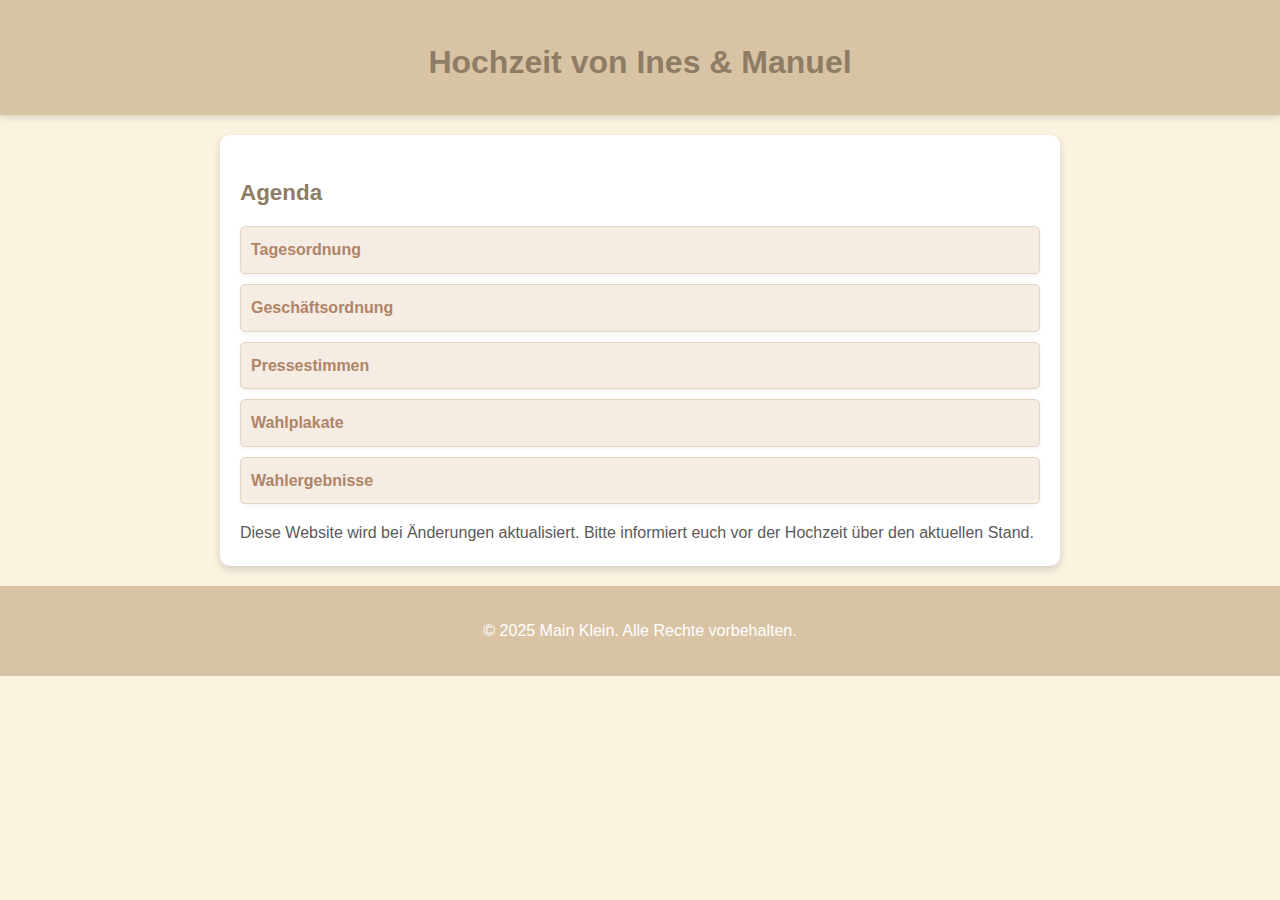
<file: index.html>
<!DOCTYPE html>
<html lang="de">
<head>
    <meta charset="UTF-8">
    <meta name="viewport" content="width=device-width, initial-scale=1.0">
    <title>Inhaltsverzeichnis Parteitag</title>
    <link rel="stylesheet" type="text/css" href="./css/toc.css"/>
    <link rel="stylesheet" type="text/css" href="./css/common.css"/>
</head>
<body>
    <header>
        <h1>Hochzeit von Ines & Manuel</h1>
    </header>

    <div class="container">
        <h2>Agenda</h2>
        <ul class="table-of-contents">
            <li><a href="./html/agenda.html">Tagesordnung</a></li>
            <li><a href="./html/codex.html">Geschäftsordnung</a></li>
            <li><a href="./html/article_FAZ.html">Pressestimmen</a></li>
            <li><a href="./html/poster.html">Wahlplakate</a></li>
            <li><a href="./html/elections.html">Wahlergebnisse</a></li>
        </ul>
        Diese Website wird bei Änderungen aktualisiert. 
        Bitte informiert euch vor der Hochzeit über den aktuellen Stand.
    </div>

    <footer>
        <p>&copy; 2025 Main Klein. Alle Rechte vorbehalten.</p>
    </footer>
</body>
</html>
</file>
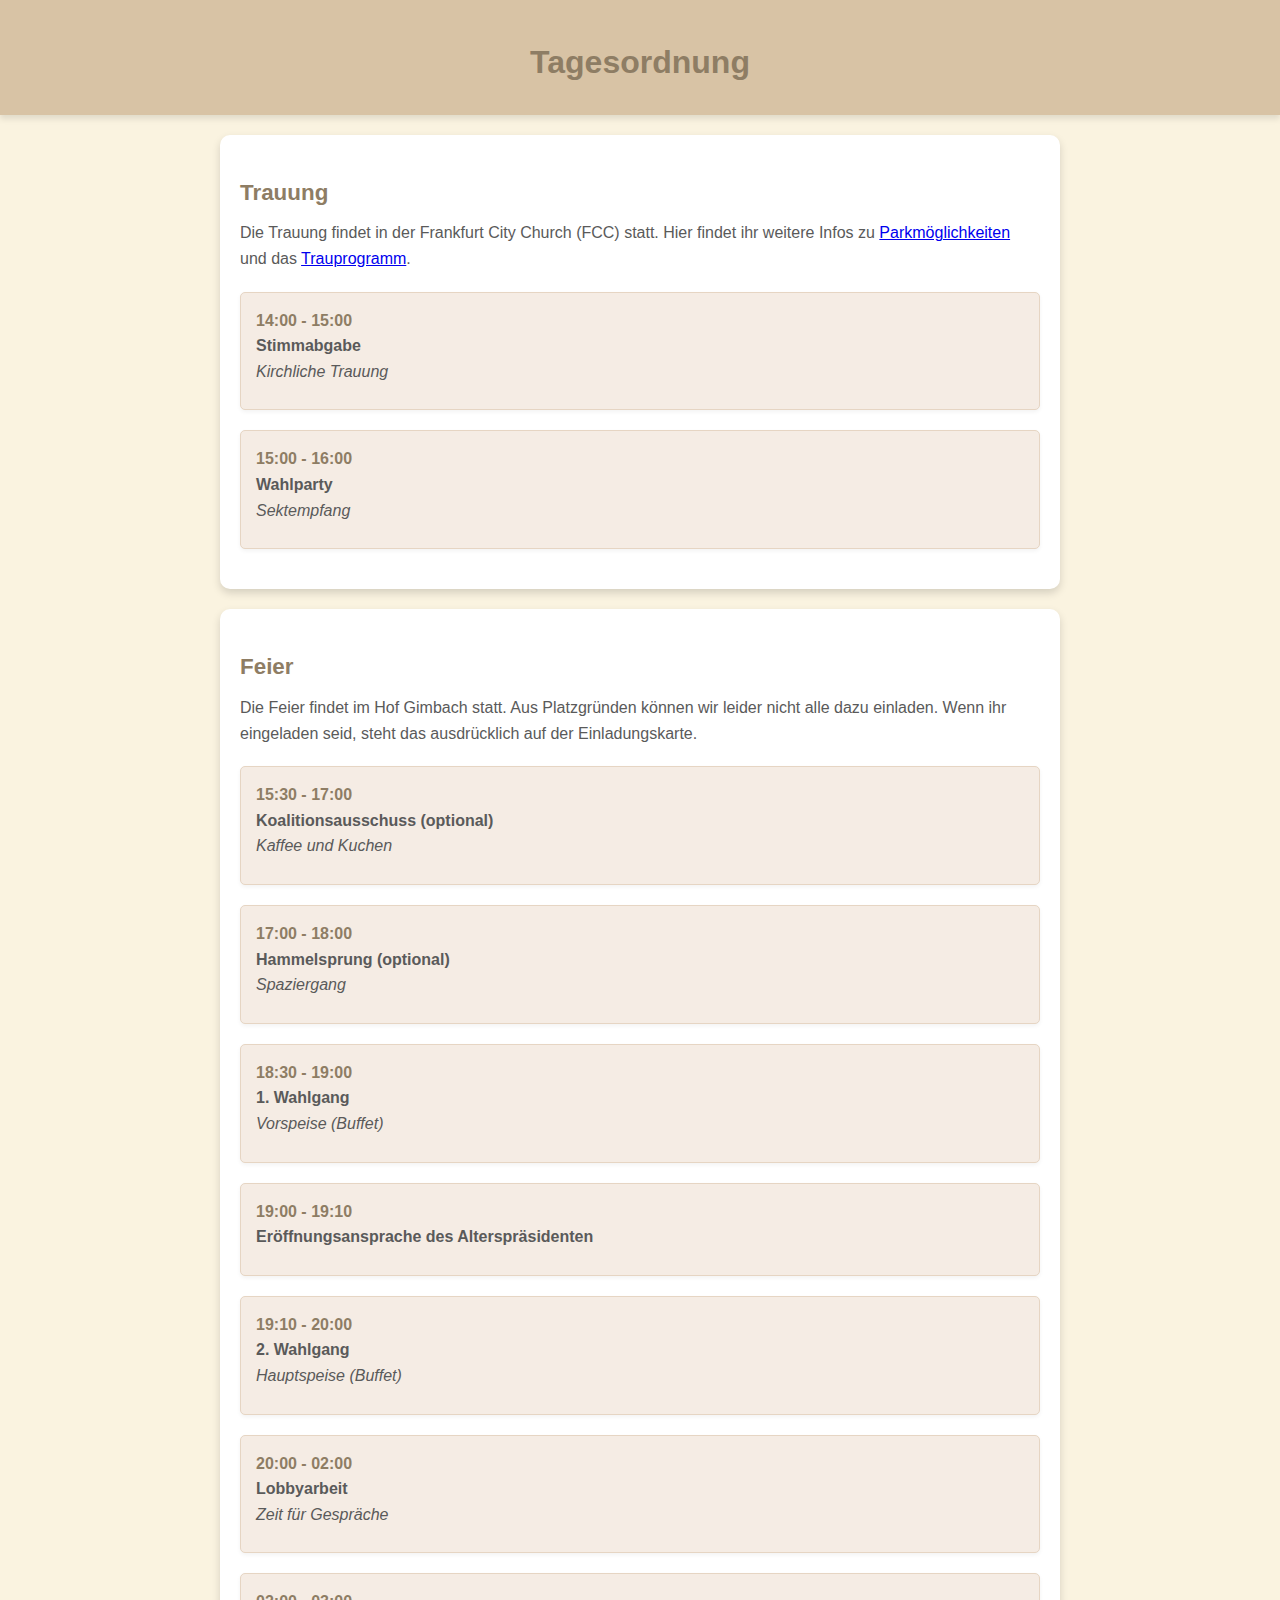
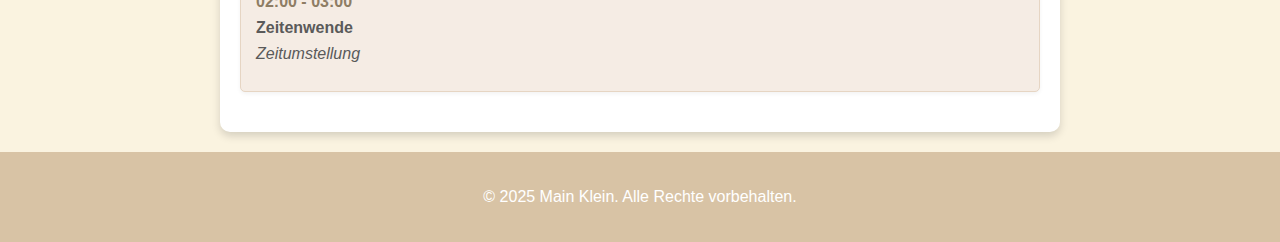
<file: html/agenda.html>
<!DOCTYPE html>
<html lang="de">
<head>
    <meta charset="UTF-8">
    <meta name="viewport" content="width=device-width, initial-scale=1.0">
    <title>Tagesordnung</title>
    <link rel="stylesheet" type="text/css" href="../css/list.css"/>
    <link rel="stylesheet" type="text/css" href="../css/common.css"/>
</head>
<body>
    <header>
        <h1>Tagesordnung</h1>
    </header>


    <div class="container">
        <h2>Trauung</h2>
        Die Trauung findet in der Frankfurt City Church (FCC) statt.
        Hier findet ihr weitere Infos zu <a href="./parking.html" target="_blank">Parkmöglichkeiten</a>
        und das <a href="./church.html" target="_blank">Trauprogramm</a>.        
        <ul class="list">
            <li>
                <div class="item">
                    <span class="item-h1">14:00 - 15:00</span><br>
                    <span class="item-h2">Stimmabgabe</span><br>
                    <span class="item-h3">Kirchliche Trauung</span><br>
                </div>
            </li>
            <li>
                <div class="item">
                    <span class="item-h1">15:00 - 16:00</span><br>
                    <span class="item-h2">Wahlparty</span><br>
                    <span class="item-h3">Sektempfang</span><br>
                </div>
            </li>
        </ul>
    </div>
    <div class="container">
        <h2>Feier</h2>
        Die Feier findet im Hof Gimbach statt. 
        Aus Platzgründen können wir leider nicht alle dazu einladen. 
        Wenn ihr eingeladen seid, steht das ausdrücklich auf der Einladungskarte.<br>
        <ul class="list">
            <li>
                <div class="item">
                    <span class="item-h1">15:30 - 17:00</span><br>
                    <span class="item-h2">Koalitionsausschuss (optional)</span><br>
                    <span class="item-h3">Kaffee und Kuchen</span><br>
                </div>
            </li>
            <li>
                <div class="item">
                    <span class="item-h1">17:00 - 18:00</span><br>
                    <span class="item-h2">Hammelsprung (optional)</span><br>
                    <span class="item-h3">Spaziergang</span><br>
                </div>
            </li>
            <li>
                <div class="item">
                    <span class="item-h1">18:30 - 19:00</span><br>
                    <span class="item-h2">1. Wahlgang</span><br>
                    <span class="item-h3">Vorspeise (Buffet)</span><br>
                </div>
            </li>
            <li>
                <div class="item">
                    <span class="item-h1">19:00 - 19:10</span><br>
                    <span class="item-h2">Eröffnungsansprache des Alterspräsidenten</span><br>
                </div>
            </li>
            <li>
                <div class="item">
                    <span class="item-h1">19:10 - 20:00</span><br>
                    <span class="item-h2">2. Wahlgang</span><br>
                    <span class="item-h3">Hauptspeise (Buffet)</span><br>
                </div>
            </li>
            <li>
                <div class="item">
                    <span class="item-h1">20:00 - 02:00</span><br>
                    <span class="item-h2">Lobbyarbeit</span><br>
                    <span class="item-h3">Zeit für Gespräche</span><br>
                </div>
            </li>
            <li>
                <div class="item">
                    <span class="item-h1">02:00 - 03:00</span><br>
                    <span class="item-h2">Zeitenwende</span><br>
                    <span class="item-h3">Zeitumstellung</span><br>
                </div>
            </li>
        </ul>
    </div>

    <footer>
        <p>&copy; 2025 Main Klein. Alle Rechte vorbehalten.</p>
    </footer>
</body>
</html>
</file>
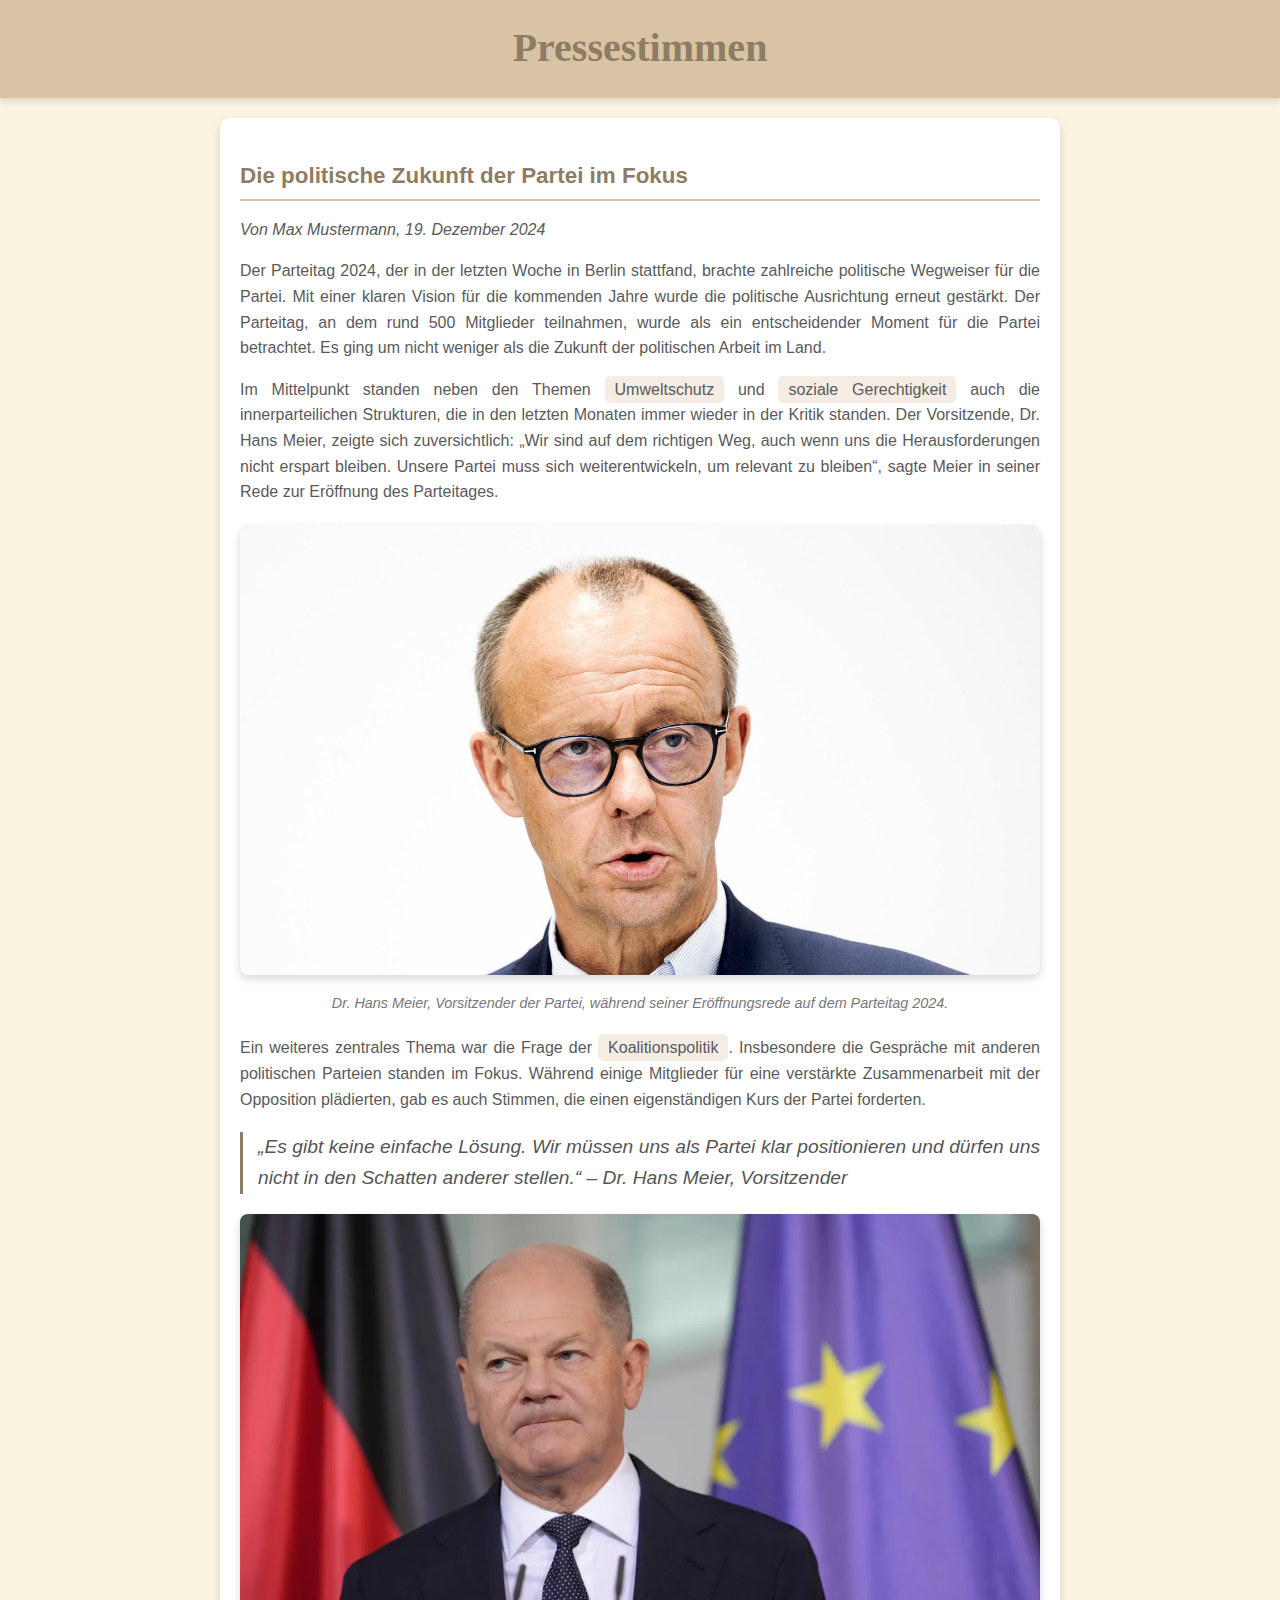
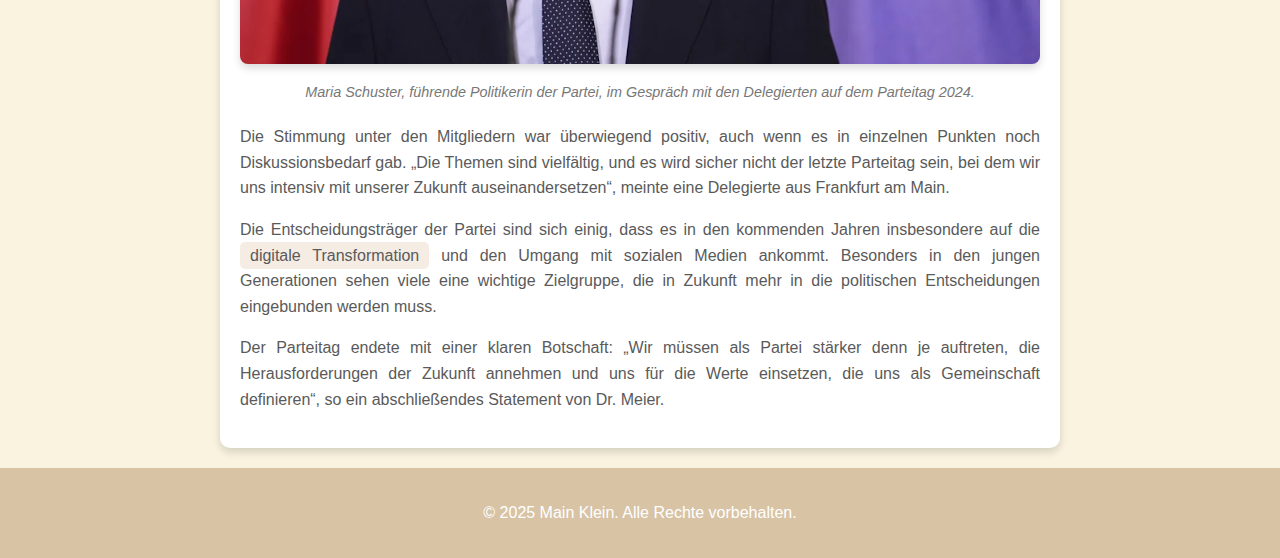
<file: html/article.html>
<!DOCTYPE html>
<html lang="de">
<head>
    <meta charset="UTF-8">
    <meta name="viewport" content="width=device-width, initial-scale=1.0">
    <title>Pressestimmen</title>
    <link rel="stylesheet" type="text/css" href="../css/article.css"/>
    <link rel="stylesheet" type="text/css" href="../css/common.css"/>
    <link rel="stylesheet" type="text/css" href="../css/image.css"/>
</head>
<body>
    <header>
        <h1>Pressestimmen</h1>
    </header>

    <div class="container">
        <h2>Die politische Zukunft der Partei im Fokus</h2>
        <p><span class="author">Von Max Mustermann, 19. Dezember 2024</span></p>
        <p>Der Parteitag 2024, der in der letzten Woche in Berlin stattfand, brachte zahlreiche politische Wegweiser für die Partei. Mit einer klaren Vision für die kommenden Jahre wurde die politische Ausrichtung erneut gestärkt. Der Parteitag, an dem rund 500 Mitglieder teilnahmen, wurde als ein entscheidender Moment für die Partei betrachtet. Es ging um nicht weniger als die Zukunft der politischen Arbeit im Land.</p>

        <p>Im Mittelpunkt standen neben den Themen <span class="highlight">Umweltschutz</span> und <span class="highlight">soziale Gerechtigkeit</span> auch die innerparteilichen Strukturen, die in den letzten Monaten immer wieder in der Kritik standen. Der Vorsitzende, Dr. Hans Meier, zeigte sich zuversichtlich: „Wir sind auf dem richtigen Weg, auch wenn uns die Herausforderungen nicht erspart bleiben. Unsere Partei muss sich weiterentwickeln, um relevant zu bleiben“, sagte Meier in seiner Rede zur Eröffnung des Parteitages.</p>

        <div class="image-container">
            <img src="../images/politiker1.png" alt="Politiker 1">
            <p class="caption">Dr. Hans Meier, Vorsitzender der Partei, während seiner Eröffnungsrede auf dem Parteitag 2024.</p>
        </div>

        <p>Ein weiteres zentrales Thema war die Frage der <span class="highlight">Koalitionspolitik</span>. Insbesondere die Gespräche mit anderen politischen Parteien standen im Fokus. Während einige Mitglieder für eine verstärkte Zusammenarbeit mit der Opposition plädierten, gab es auch Stimmen, die einen eigenständigen Kurs der Partei forderten.</p>

        <div class="quote">
            „Es gibt keine einfache Lösung. Wir müssen uns als Partei klar positionieren und dürfen uns nicht in den Schatten anderer stellen.“ – Dr. Hans Meier, Vorsitzender
        </div>

        <div class="image-container">
            <img src="../images/politiker2.png" alt="Politiker 2">
            <p class="caption">Maria Schuster, führende Politikerin der Partei, im Gespräch mit den Delegierten auf dem Parteitag 2024.</p>
        </div>

        <p>Die Stimmung unter den Mitgliedern war überwiegend positiv, auch wenn es in einzelnen Punkten noch Diskussionsbedarf gab. „Die Themen sind vielfältig, und es wird sicher nicht der letzte Parteitag sein, bei dem wir uns intensiv mit unserer Zukunft auseinandersetzen“, meinte eine Delegierte aus Frankfurt am Main.</p>

        <p>Die Entscheidungsträger der Partei sind sich einig, dass es in den kommenden Jahren insbesondere auf die <span class="highlight">digitale Transformation</span> und den Umgang mit sozialen Medien ankommt. Besonders in den jungen Generationen sehen viele eine wichtige Zielgruppe, die in Zukunft mehr in die politischen Entscheidungen eingebunden werden muss.</p>

        <p>Der Parteitag endete mit einer klaren Botschaft: „Wir müssen als Partei stärker denn je auftreten, die Herausforderungen der Zukunft annehmen und uns für die Werte einsetzen, die uns als Gemeinschaft definieren“, so ein abschließendes Statement von Dr. Meier.</p>
    </div>

    <footer>
        <p>&copy; 2025 Main Klein. Alle Rechte vorbehalten.</p>
    </footer>
</body>
</html>
</file>
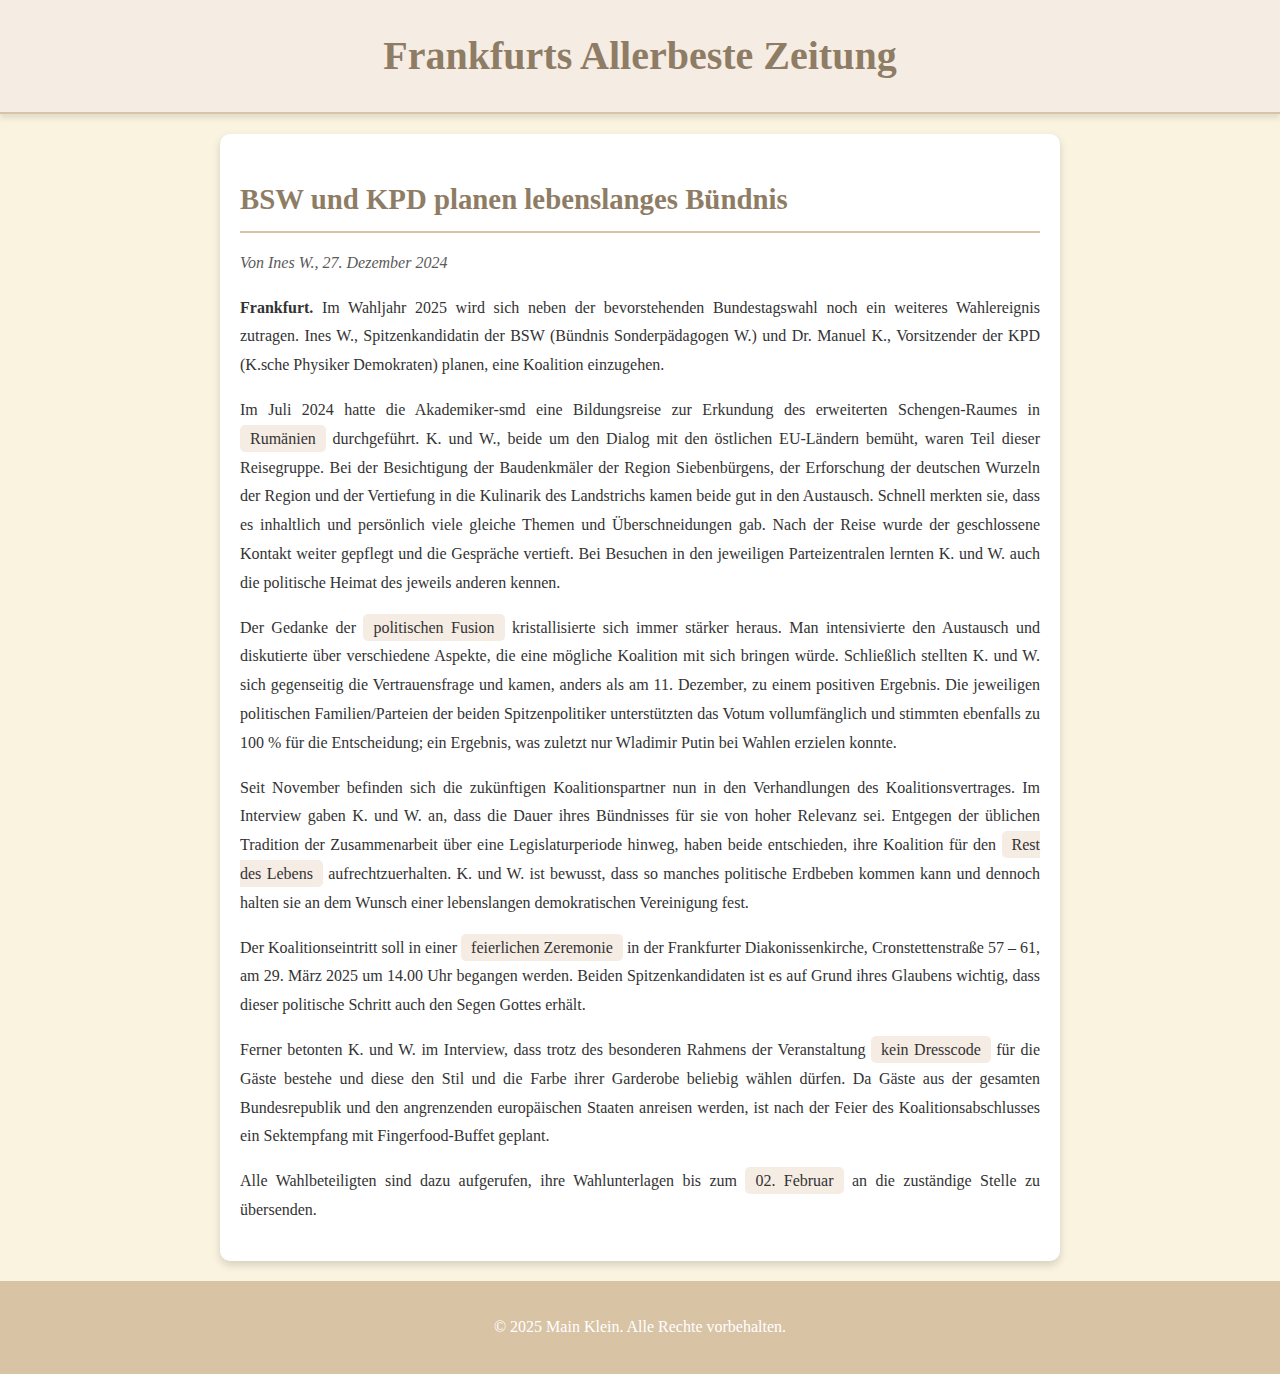
<file: html/article_FAZ.html>
<!DOCTYPE html>
<html lang="de">
<head>
    <meta charset="UTF-8">
    <meta name="viewport" content="width=device-width, initial-scale=1.0">
    <title>Frankfurts Allerbeste Zeitung</title>
    <link rel="stylesheet" type="text/css" href="../css/common.css"/>
    <link rel="stylesheet" type="text/css" href="../css/article.css"/>
</head>
<body>
    <header>
        <h1>Frankfurts Allerbeste Zeitung</h1>
    </header>

    <div class="container">
        <h2>BSW und KPD planen lebenslanges Bündnis</h2>
        <p><span class="author">Von Ines W., 27. Dezember 2024</span></p>

        <p><strong>Frankfurt.</strong> Im Wahljahr 2025 wird sich neben der bevorstehenden Bundestagswahl noch ein weiteres Wahlereignis zutragen. Ines W., Spitzenkandidatin der BSW (Bündnis Sonderpädagogen W.) und Dr. Manuel K., Vorsitzender der KPD (K.sche Physiker Demokraten) planen, eine Koalition einzugehen.</p>

        <p>Im Juli 2024 hatte die Akademiker-smd eine Bildungsreise zur Erkundung des erweiterten Schengen-Raumes in <span class="highlight">Rumänien</span> durchgeführt. K. und W., beide um den Dialog mit den östlichen EU-Ländern bemüht, waren Teil dieser Reisegruppe. Bei der Besichtigung der Baudenkmäler der Region Siebenbürgens, der Erforschung der deutschen Wurzeln der Region und der Vertiefung in die Kulinarik des Landstrichs kamen beide gut in den Austausch. Schnell merkten sie, dass es inhaltlich und persönlich viele gleiche Themen und Überschneidungen gab. Nach der Reise wurde der geschlossene Kontakt weiter gepflegt und die Gespräche vertieft. Bei Besuchen in den jeweiligen Parteizentralen lernten K. und W. auch die politische Heimat des jeweils anderen kennen.</p>

        <p>Der Gedanke der <span class="highlight">politischen Fusion</span> kristallisierte sich immer stärker heraus. Man intensivierte den Austausch und diskutierte über verschiedene Aspekte, die eine mögliche Koalition mit sich bringen würde. Schließlich stellten K. und W. sich gegenseitig die Vertrauensfrage und kamen, anders als am 11. Dezember, zu einem positiven Ergebnis. Die jeweiligen politischen Familien/Parteien der beiden Spitzenpolitiker unterstützten das Votum vollumfänglich und stimmten ebenfalls zu 100 % für die Entscheidung; ein Ergebnis, was zuletzt nur Wladimir Putin bei Wahlen erzielen konnte.</p>

        <p>Seit November befinden sich die zukünftigen Koalitionspartner nun in den Verhandlungen des Koalitionsvertrages. Im Interview gaben K. und W. an, dass die Dauer ihres Bündnisses für sie von hoher Relevanz sei. Entgegen der üblichen Tradition der Zusammenarbeit über eine Legislaturperiode hinweg, haben beide entschieden, ihre Koalition für den <span class="highlight">Rest des Lebens</span> aufrechtzuerhalten. K. und W. ist bewusst, dass so manches politische Erdbeben kommen kann und dennoch halten sie an dem Wunsch einer lebenslangen demokratischen Vereinigung fest.</p>

        <p>Der Koalitionseintritt soll in einer <span class="highlight">feierlichen Zeremonie</span> in der Frankfurter Diakonissenkirche, Cronstettenstraße 57 – 61, am 29. März 2025 um 14.00 Uhr begangen werden. Beiden Spitzenkandidaten ist es auf Grund ihres Glaubens wichtig, dass dieser politische Schritt auch den Segen Gottes erhält.</p>

        <p>Ferner betonten K. und W. im Interview, dass trotz des besonderen Rahmens der Veranstaltung <span class="highlight">kein Dresscode</span> für die Gäste bestehe und diese den Stil und die Farbe ihrer Garderobe beliebig wählen dürfen. Da Gäste aus der gesamten Bundesrepublik und den angrenzenden europäischen Staaten anreisen werden, ist nach der Feier des Koalitionsabschlusses ein Sektempfang mit Fingerfood-Buffet geplant.</p>

        <p>Alle Wahlbeteiligten sind dazu aufgerufen, ihre Wahlunterlagen bis zum <span class="highlight">02. Februar</span> an die zuständige Stelle zu übersenden.</p>
    </div>

    <footer>
        <p>&copy; 2025 Main Klein. Alle Rechte vorbehalten.</p>
    </footer>
</body>
</html>
</file>
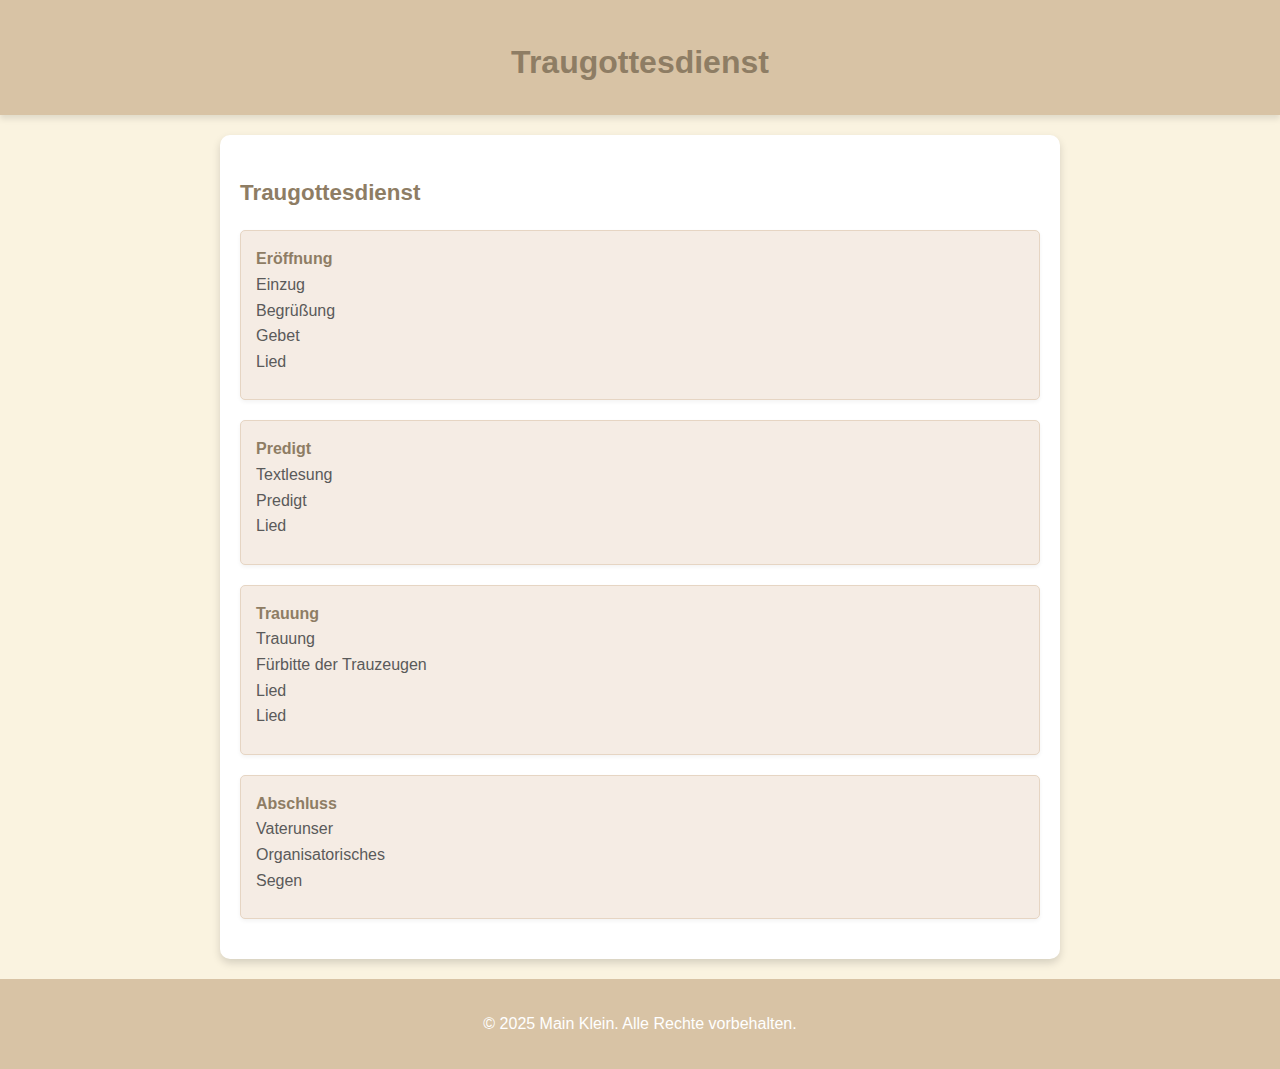
<file: html/church.html>
<!DOCTYPE html>
<html lang="de">
<head>
    <meta charset="UTF-8">
    <meta name="viewport" content="width=device-width, initial-scale=1.0">
    <title>Traugottesdienst</title>
    <link rel="stylesheet" type="text/css" href="../css/list.css"/>
    <link rel="stylesheet" type="text/css" href="../css/common.css"/>
</head>
<body>
    <header>
        <h1>Traugottesdienst</h1>
    </header>

    <div class="container">
        <h2>Traugottesdienst</h2>
        <ul class="list">
            <li>
                <div class="item">
                    <span class="item-h1">Eröffnung</span><br>
                    Einzug<br>
                    Begrüßung <br>
                    Gebet<br>
                    Lied <br>
                </div>
            </li>
            <li>
                <div class="item">
                    <span class="item-h1">Predigt</span><br>
                    Textlesung<br>
                    Predigt<br>
                    Lied <br>
                </div>
            </li>
            <li>
                <div class="item">
                    <span class="item-h1">Trauung</span><br>
                    Trauung<br>
                    Fürbitte der Trauzeugen <br>
                    Lied <br>
                    Lied <br>
                </div>
            </li>
            <li>
                <div class="item">
                    <span class="item-h1">Abschluss</span><br>
                    Vaterunser <br>
                    Organisatorisches<br>
                    Segen <br>
                </div>
            </li>
        </ul>
    </div>

    <footer>
        <p>&copy; 2025 Main Klein. Alle Rechte vorbehalten.</p>
    </footer>
</body>
</html>
</file>
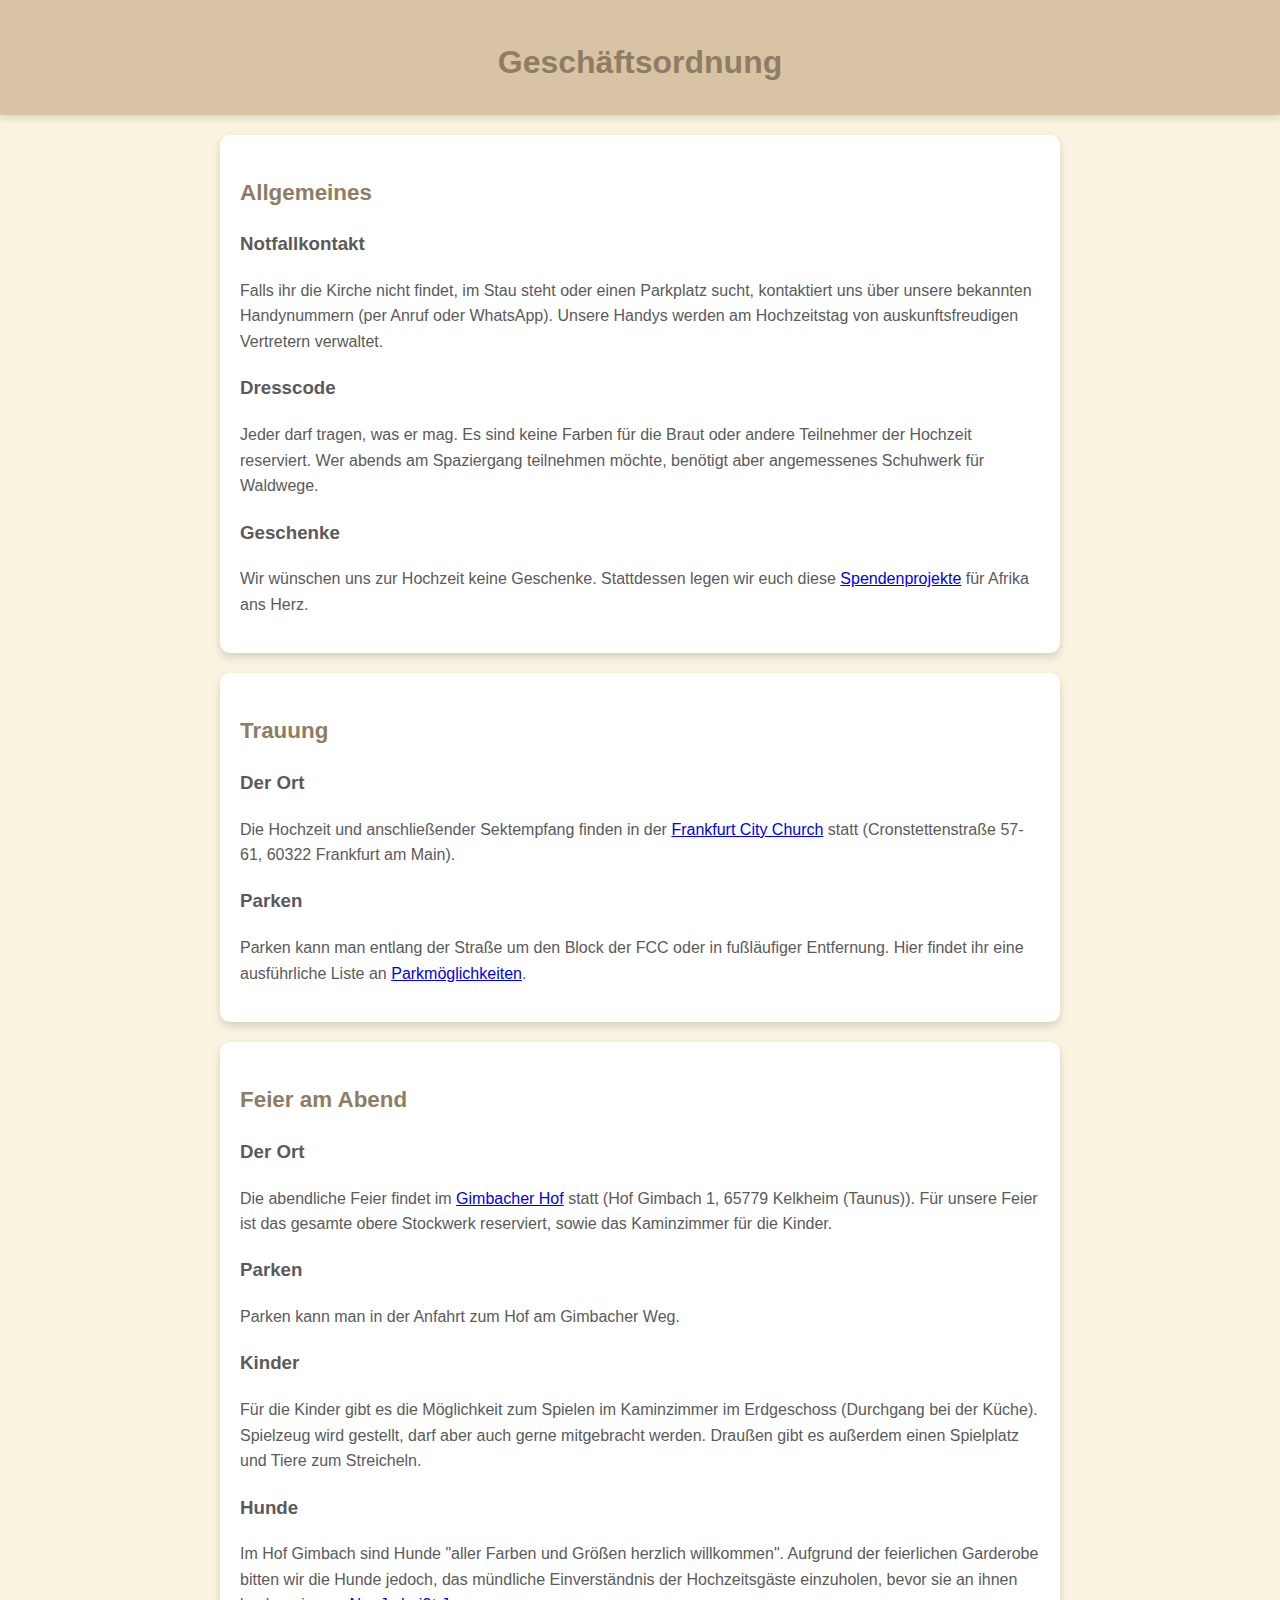
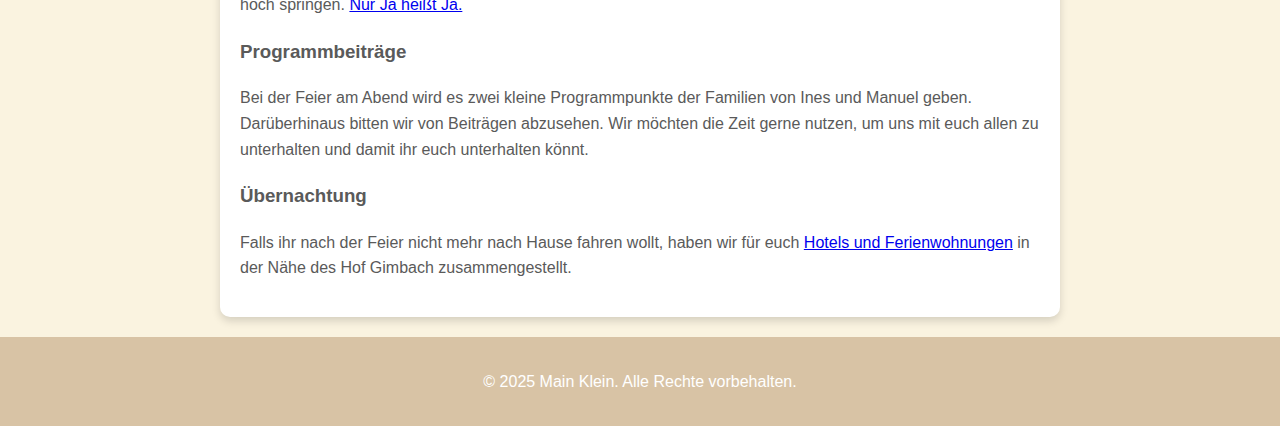
<file: html/codex.html>
<!DOCTYPE html>
<html lang="de">
<head>
    <meta charset="UTF-8">
    <meta name="viewport" content="width=device-width, initial-scale=1.0">
    <title>Geschäftsordnung</title>
    <link rel="stylesheet" type="text/css" href="../css/common.css"/>
</head>
<body>
    <header>
        <h1>Geschäftsordnung</h1>
    </header>

    <div class="container">
        <h2>Allgemeines</h2>

        <h3>Notfallkontakt</h3>
        <p>
            Falls ihr die Kirche nicht findet, im Stau steht oder einen Parkplatz sucht, 
            kontaktiert uns über unsere bekannten Handynummern (per Anruf oder WhatsApp).
            Unsere Handys werden am Hochzeitstag von auskunftsfreudigen Vertretern verwaltet.
        </p>

        <h3>Dresscode</h3>
        <p>
            Jeder darf tragen, was er mag. 
            Es sind keine Farben für die Braut oder andere Teilnehmer der Hochzeit reserviert.
            Wer abends am Spaziergang teilnehmen möchte, 
            benötigt aber angemessenes Schuhwerk für Waldwege.
        </p>

        <h3>Geschenke</h3>
        <p>
            Wir wünschen uns zur Hochzeit keine Geschenke.
            Stattdessen legen wir euch diese <a href="./presents.html">Spendenprojekte</a> für Afrika ans Herz.
        </p>

    </div>

    <div class="container">

        <h2>Trauung</h2>

        <h3>Der Ort</h3>
        <p>
            Die Hochzeit und anschließender Sektempfang finden in der 
            <a href="https://www.frankfurtcitychurch.de/" target="_blank">Frankfurt City Church</a> 
            statt (Cronstettenstraße 57-61, 60322 Frankfurt am Main).
        </p>

        <h3>Parken</h3>
        <p>
            Parken kann man entlang der Straße um den Block der FCC oder in fußläufiger Entfernung.
            Hier findet ihr eine ausführliche Liste an <a href="./parking.html">Parkmöglichkeiten</a>.
        </p>
        
    </div>

    <div class="container">

        <h2>Feier am Abend</h2>
        
        <h3>Der Ort</h3>
        <p>
            Die abendliche Feier findet im 
            <a href="https://www.hof-gimbach.de/" target="_blank">Gimbacher Hof</a> 
            statt (Hof Gimbach 1, 65779 Kelkheim (Taunus)).
            Für unsere Feier ist das gesamte obere Stockwerk reserviert, 
            sowie das Kaminzimmer für die Kinder. 
        </p>    

        <h3>Parken</h3>
        <p>
            Parken kann man in der Anfahrt zum Hof am Gimbacher Weg.
        </p>    

        <h3>Kinder</h3>
        <p>
            Für die Kinder gibt es die Möglichkeit zum Spielen im Kaminzimmer im Erdgeschoss (Durchgang bei der Küche).
            Spielzeug wird gestellt, darf aber auch gerne mitgebracht werden. 
            Draußen gibt es außerdem einen Spielplatz und Tiere zum Streicheln.
        </p>    

        <h3>Hunde</h3>
        <p>
            Im Hof Gimbach sind Hunde "aller Farben und Größen herzlich willkommen".
            Aufgrund der feierlichen Garderobe bitten wir die Hunde jedoch, 
            das mündliche Einverständnis der Hochzeitsgäste einzuholen, 
            bevor sie an ihnen hoch springen. 
            <a href="https://www.djb.de/presse/stellungnahmen/detail/st24-40" target="_blank">Nur Ja heißt Ja.</a>
        </p>

        <h3>Programmbeiträge</h3>
        <p>
            Bei der Feier am Abend wird es zwei kleine Programmpunkte der Familien von Ines und Manuel geben.
            Darüberhinaus bitten wir von Beiträgen abzusehen. 
            Wir möchten die Zeit gerne nutzen, um uns mit euch allen zu unterhalten und damit ihr euch unterhalten könnt.
        </p>

        <h3>Übernachtung</h3>
        <p>
            Falls ihr nach der Feier nicht mehr nach Hause fahren wollt, haben wir für euch 
            <a href="./hotels.html">Hotels und Ferienwohnungen</a>
            in der Nähe des Hof Gimbach zusammengestellt.
        </p>

        <!--h2>Essen</h2-->
    </div>

    <footer>
        <p>&copy; 2025 Main Klein. Alle Rechte vorbehalten.</p>
    </footer>
</body>
</html>
</file>
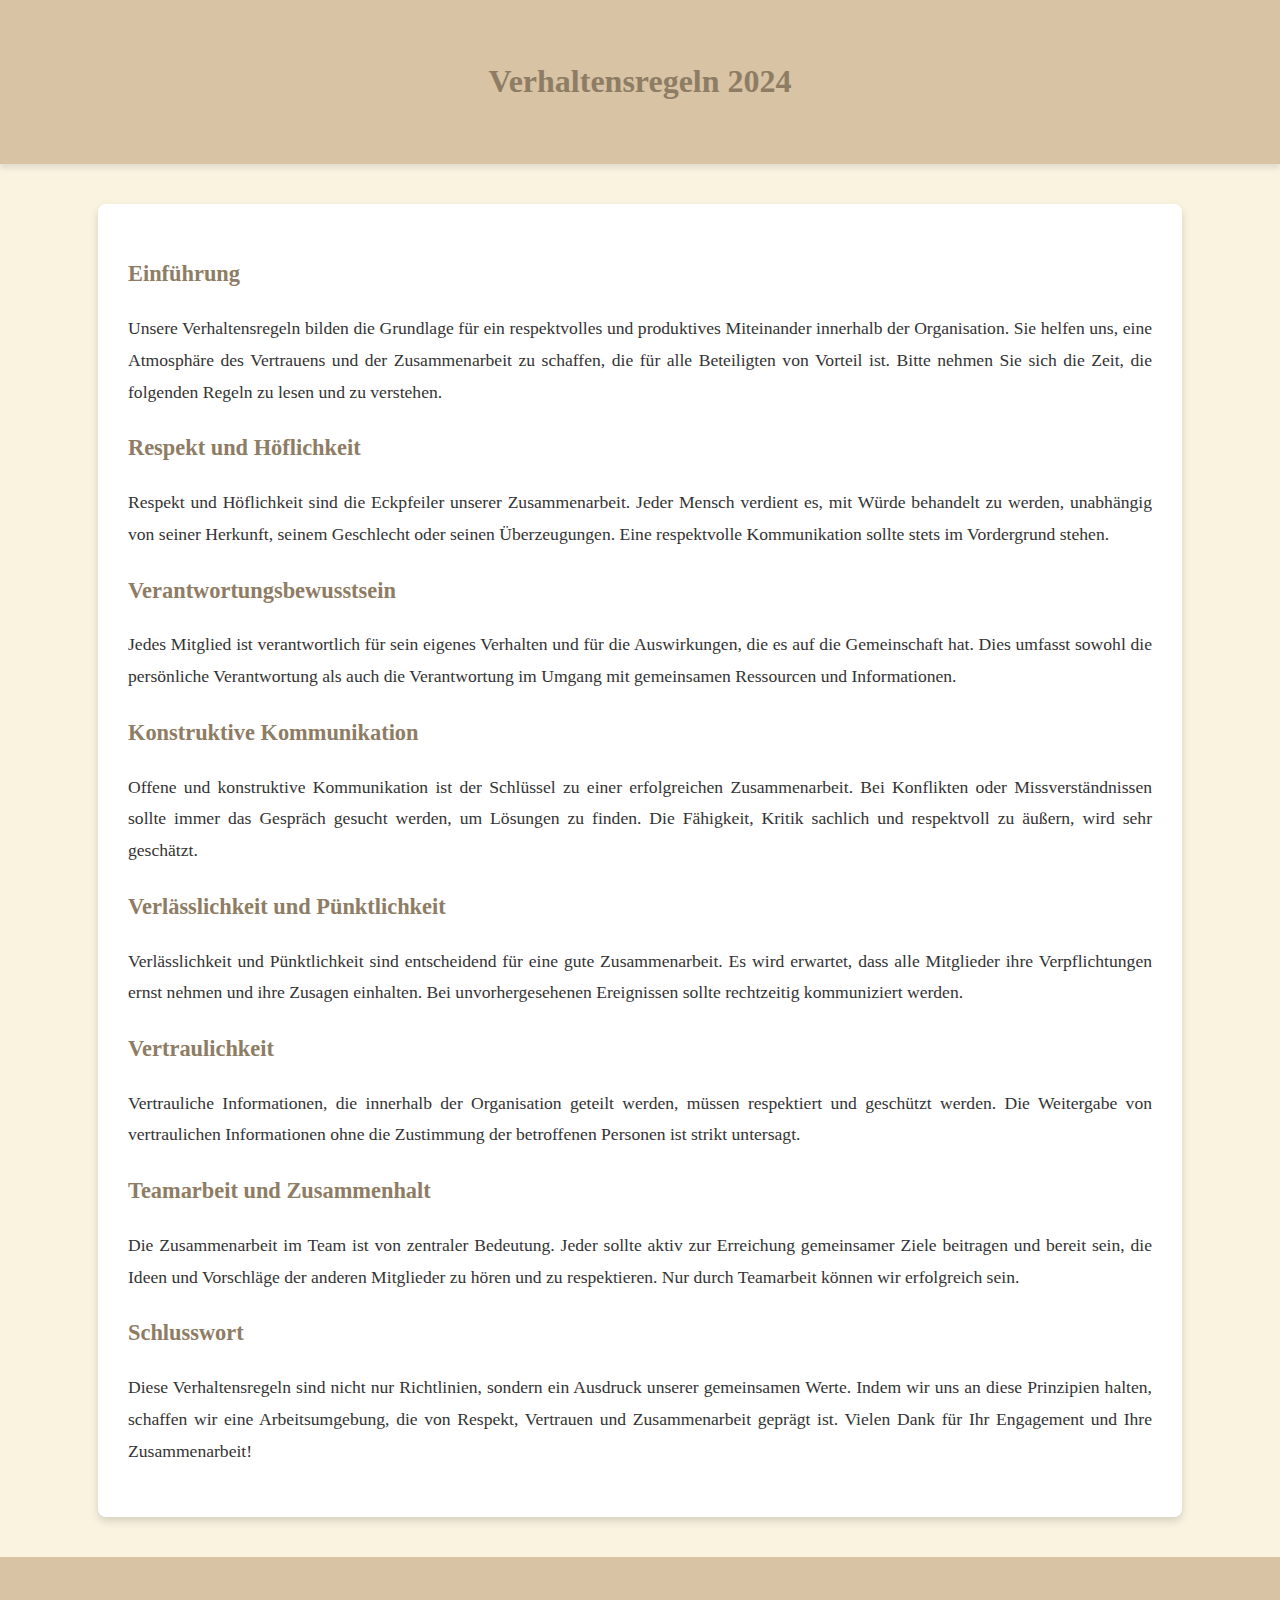
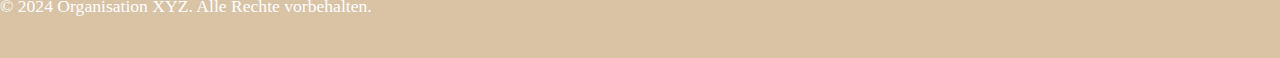
<file: html/disclaimers.html>
<!DOCTYPE html>
<html lang="de">
<head>
    <meta charset="UTF-8">
    <meta name="viewport" content="width=device-width, initial-scale=1.0">
    <title>Verhaltensregeln 2024</title>
    <link rel="stylesheet" type="text/css" href="../css/disclaimers.css"/>
</head>
<body>
    <header>
        <h1>Verhaltensregeln 2024</h1>
    </header>

    <div class="container">
        <h2>Einführung</h2>
        <p>Unsere Verhaltensregeln bilden die Grundlage für ein respektvolles und produktives Miteinander innerhalb der Organisation. Sie helfen uns, eine Atmosphäre des Vertrauens und der Zusammenarbeit zu schaffen, die für alle Beteiligten von Vorteil ist. Bitte nehmen Sie sich die Zeit, die folgenden Regeln zu lesen und zu verstehen.</p>

        <h2>Respekt und Höflichkeit</h2>
        <p>Respekt und Höflichkeit sind die Eckpfeiler unserer Zusammenarbeit. Jeder Mensch verdient es, mit Würde behandelt zu werden, unabhängig von seiner Herkunft, seinem Geschlecht oder seinen Überzeugungen. Eine respektvolle Kommunikation sollte stets im Vordergrund stehen.</p>

        <h2>Verantwortungsbewusstsein</h2>
        <p>Jedes Mitglied ist verantwortlich für sein eigenes Verhalten und für die Auswirkungen, die es auf die Gemeinschaft hat. Dies umfasst sowohl die persönliche Verantwortung als auch die Verantwortung im Umgang mit gemeinsamen Ressourcen und Informationen.</p>

        <h2>Konstruktive Kommunikation</h2>
        <p>Offene und konstruktive Kommunikation ist der Schlüssel zu einer erfolgreichen Zusammenarbeit. Bei Konflikten oder Missverständnissen sollte immer das Gespräch gesucht werden, um Lösungen zu finden. Die Fähigkeit, Kritik sachlich und respektvoll zu äußern, wird sehr geschätzt.</p>

        <h2>Verlässlichkeit und Pünktlichkeit</h2>
        <p>Verlässlichkeit und Pünktlichkeit sind entscheidend für eine gute Zusammenarbeit. Es wird erwartet, dass alle Mitglieder ihre Verpflichtungen ernst nehmen und ihre Zusagen einhalten. Bei unvorhergesehenen Ereignissen sollte rechtzeitig kommuniziert werden.</p>

        <h2>Vertraulichkeit</h2>
        <p>Vertrauliche Informationen, die innerhalb der Organisation geteilt werden, müssen respektiert und geschützt werden. Die Weitergabe von vertraulichen Informationen ohne die Zustimmung der betroffenen Personen ist strikt untersagt.</p>

        <h2>Teamarbeit und Zusammenhalt</h2>
        <p>Die Zusammenarbeit im Team ist von zentraler Bedeutung. Jeder sollte aktiv zur Erreichung gemeinsamer Ziele beitragen und bereit sein, die Ideen und Vorschläge der anderen Mitglieder zu hören und zu respektieren. Nur durch Teamarbeit können wir erfolgreich sein.</p>

        <h2>Schlusswort</h2>
        <p>Diese Verhaltensregeln sind nicht nur Richtlinien, sondern ein Ausdruck unserer gemeinsamen Werte. Indem wir uns an diese Prinzipien halten, schaffen wir eine Arbeitsumgebung, die von Respekt, Vertrauen und Zusammenarbeit geprägt ist. Vielen Dank für Ihr Engagement und Ihre Zusammenarbeit!</p>
    </div>

    <footer>
        <p>&copy; 2024 Organisation XYZ. Alle Rechte vorbehalten.</p>
    </footer>
</body>
</html>
</file>
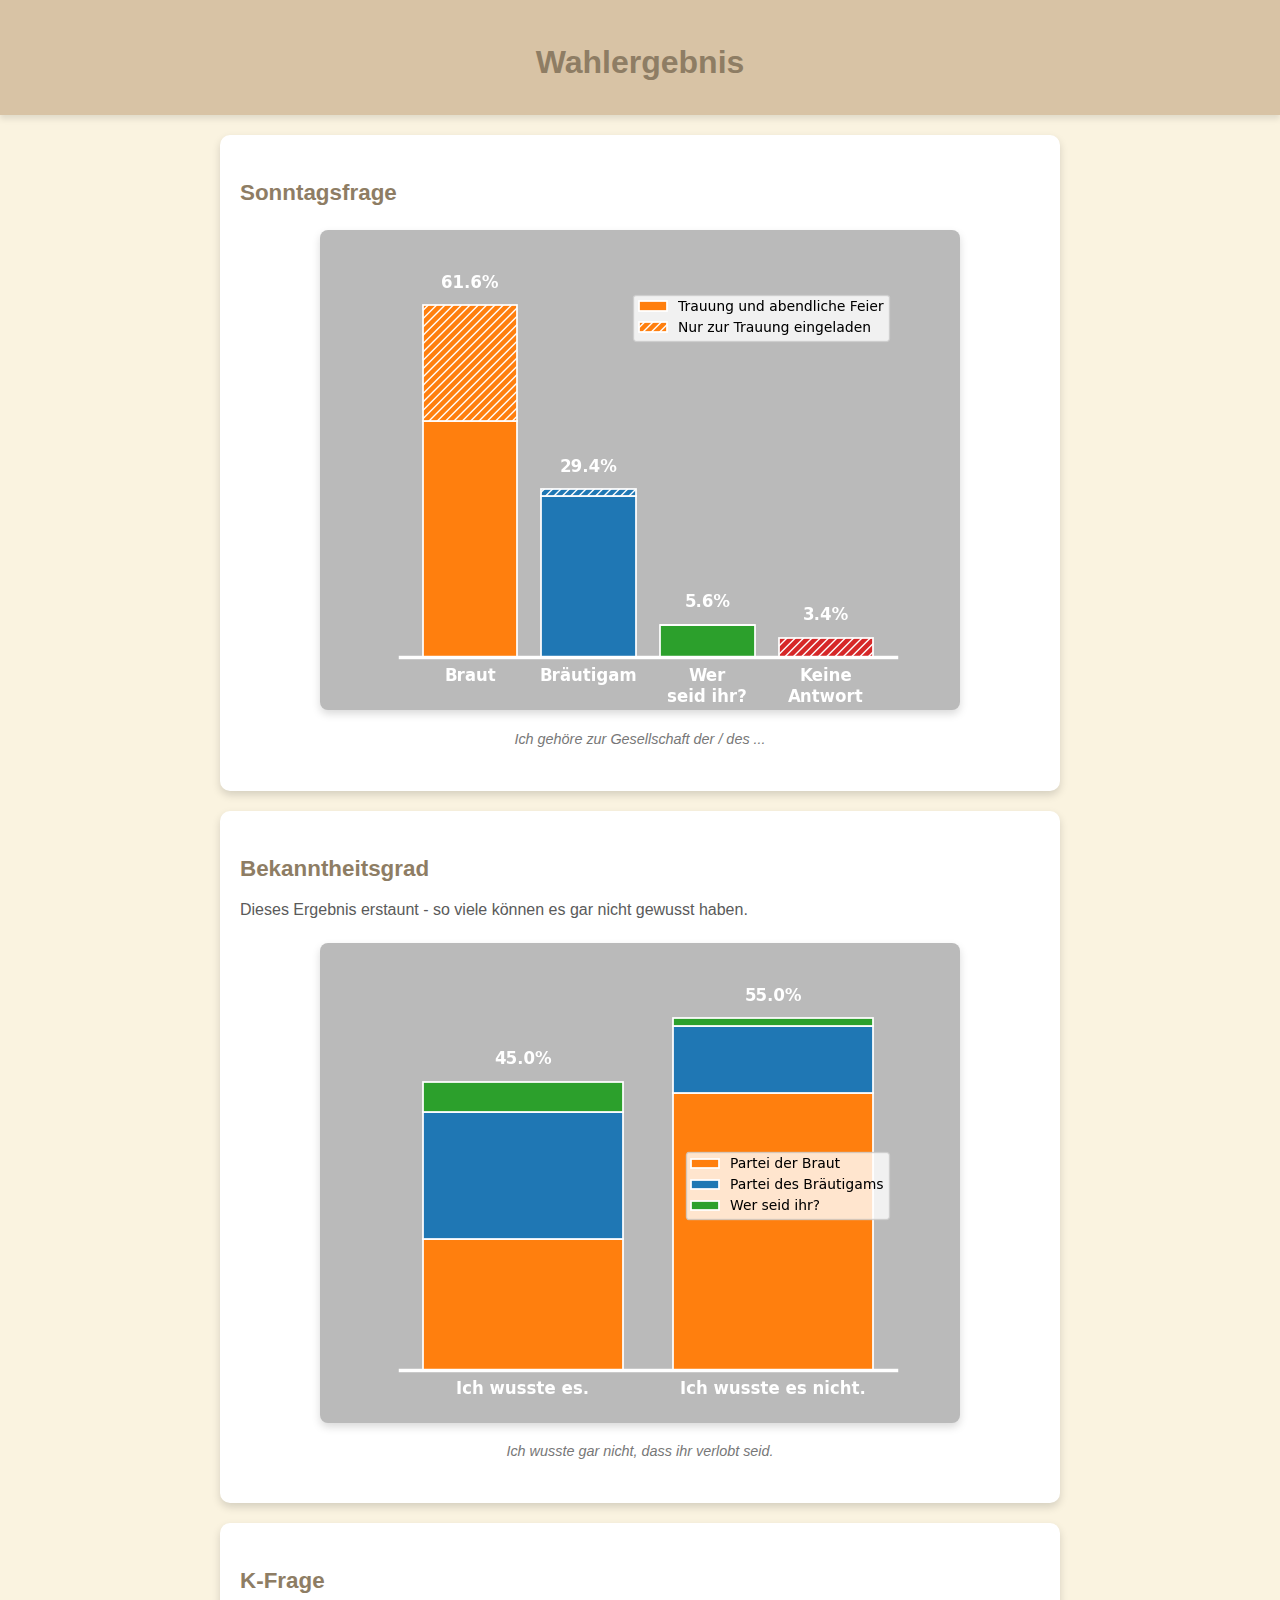
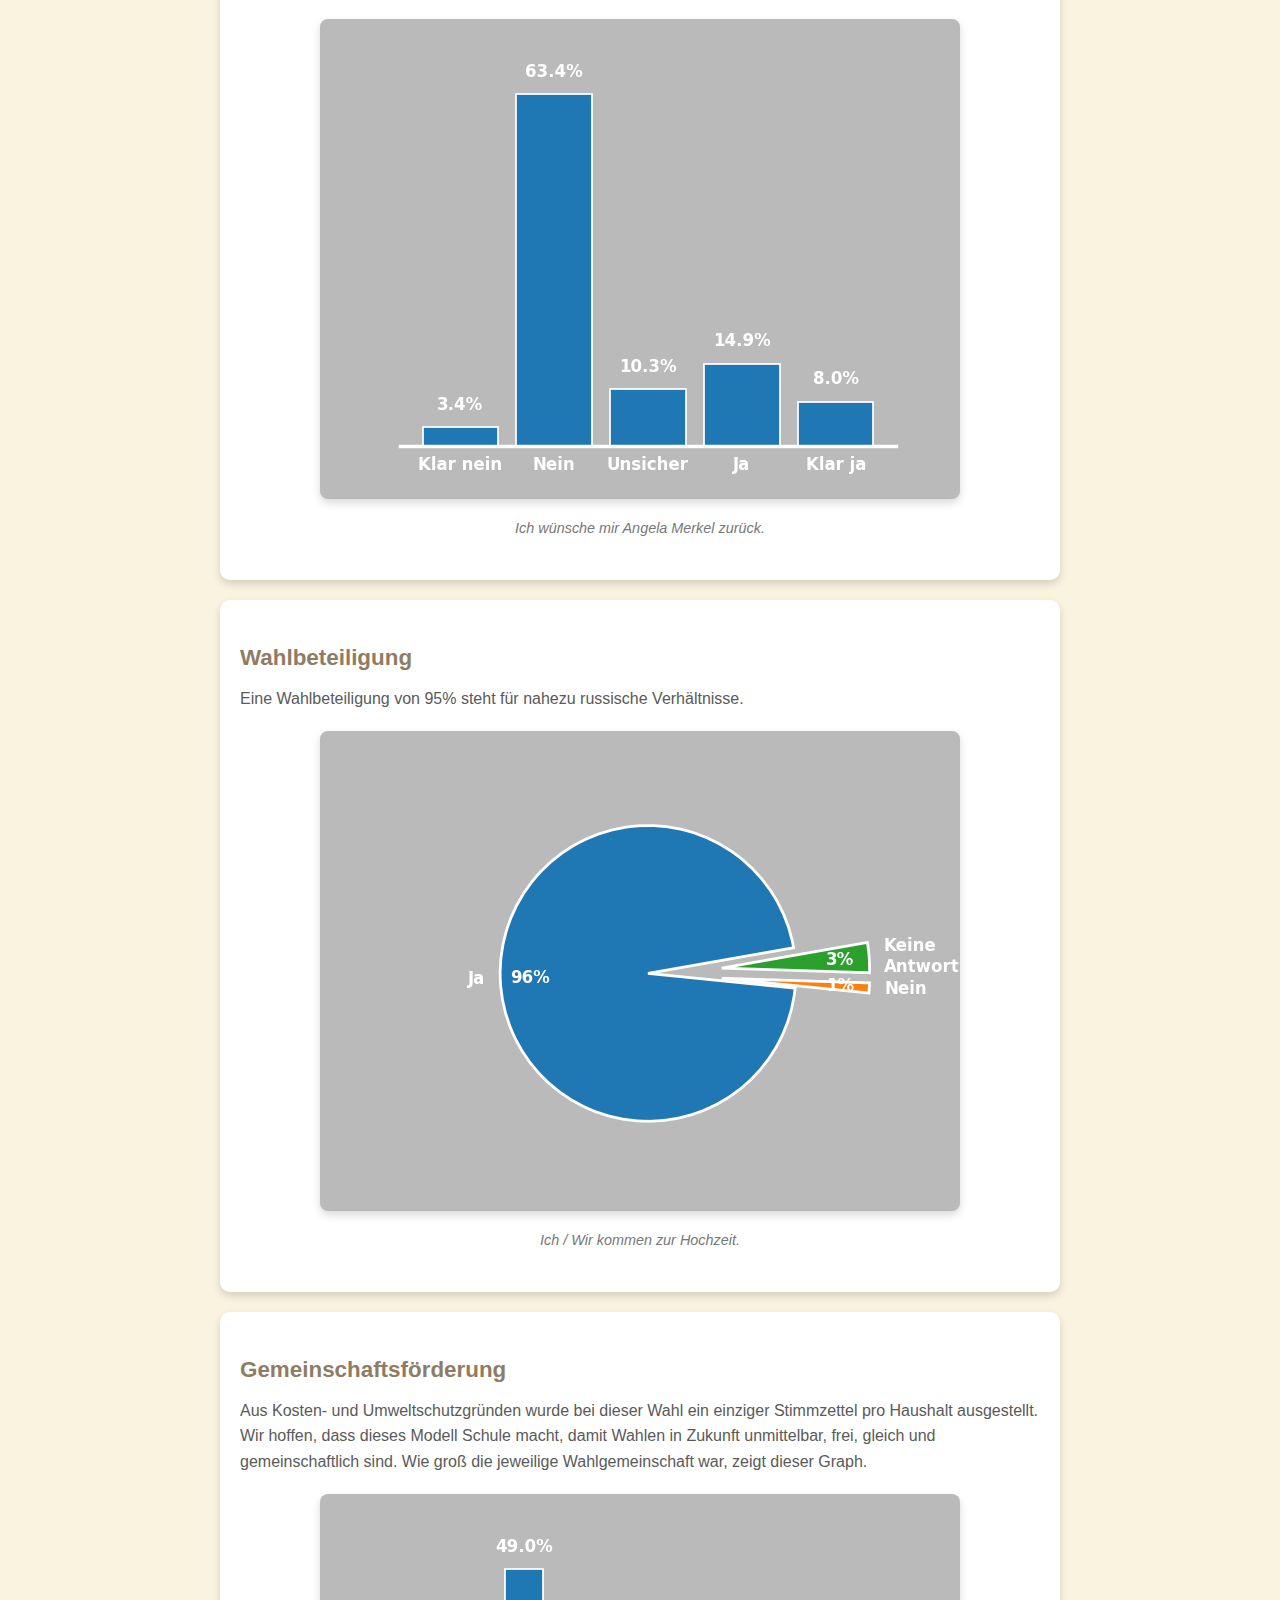
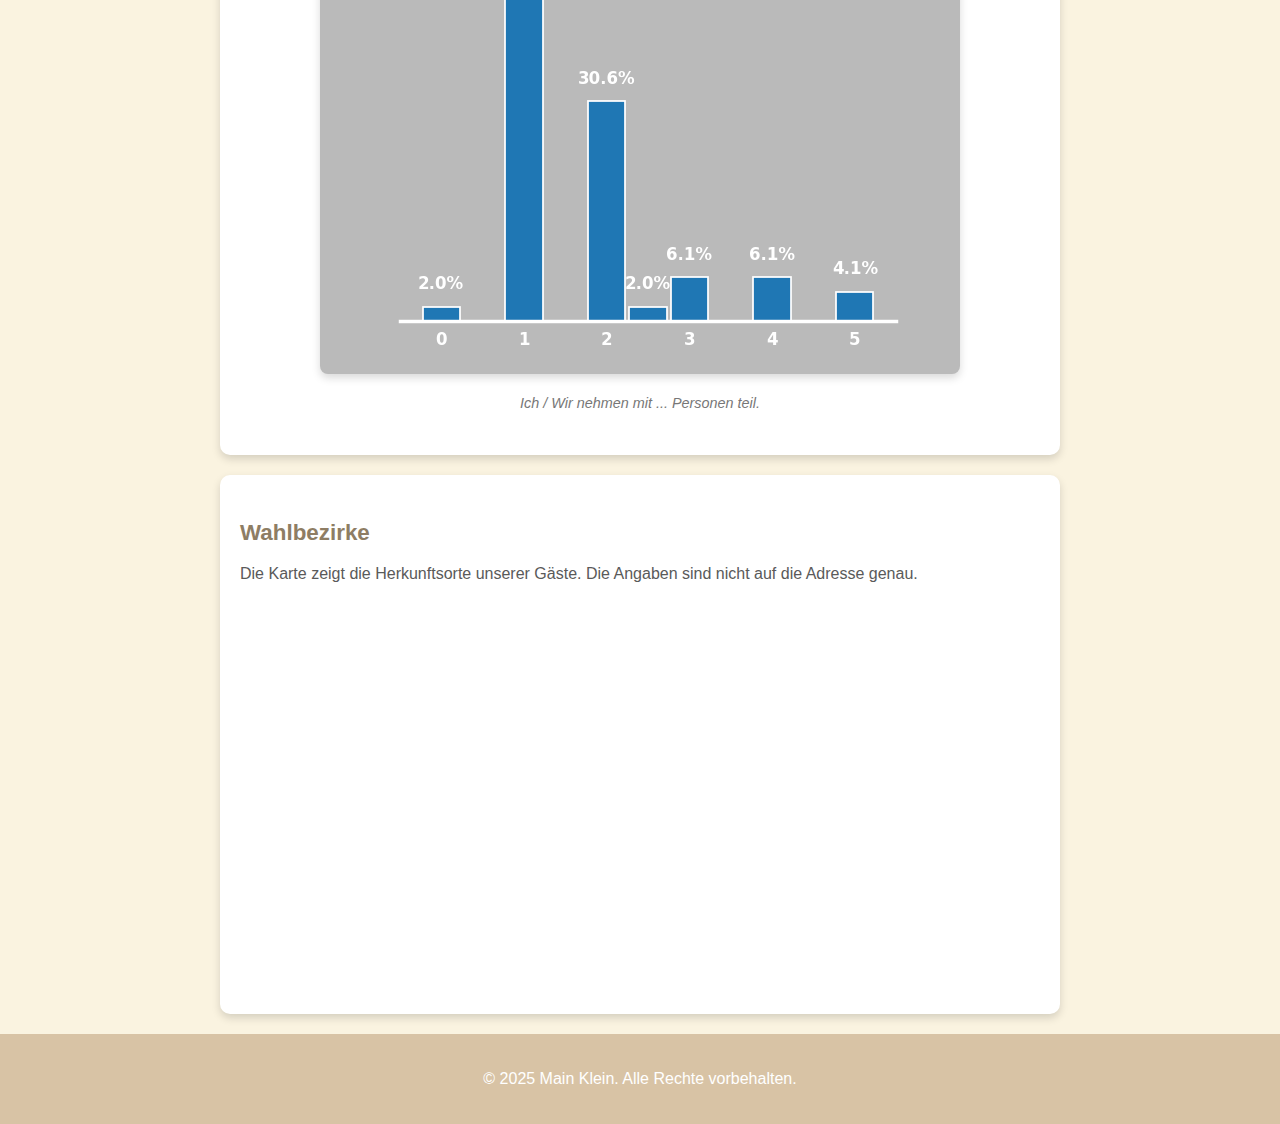
<file: html/elections.html>
<!DOCTYPE html>
<html lang="de">
<head>
    <meta charset="UTF-8">
    <meta name="viewport" content="width=device-width, initial-scale=1.0">
    <title>Wahlergebnis</title>
    <link rel="stylesheet" type="text/css" href="../css/common.css"/>
    <link rel="stylesheet" type="text/css" href="../css/image.css"/>
</head>
<body>
    <header>
        <h1>Wahlergebnis</h1>
    </header>

    <div class="container">
        <h2>Sonntagsfrage</h2>
        <div class="image-container">
            <img src="../analysis/plots/Parteianhaenger.png" alt="Politiker 2">
            <p class="caption">Ich gehöre zur Gesellschaft der / des ...</p>
        </div>
    </div>

    <div class="container">
        <h2>Bekanntheitsgrad</h2>
        Dieses Ergebnis erstaunt - so viele können es gar nicht gewusst haben.
        <div class="image-container">
            <img src="../analysis/plots/Verlobung.png" alt="Politiker 2">
            <p class="caption">Ich wusste gar nicht, dass ihr verlobt seid.</p>
        </div>
    </div>

    <div class="container">
        <h2>K-Frage</h2>
        <div class="image-container">
            <img src="../analysis/plots/Merkel.png" alt="Politiker 2">
            <p class="caption">Ich wünsche mir Angela Merkel zurück.</p>
        </div>
    </div>

    <div class="container">
        <h2>Wahlbeteiligung</h2>
        Eine Wahlbeteiligung von 95% steht für nahezu russische Verhältnisse.
        <div class="image-container">
            <img src="../analysis/plots/Wahlbeteiligung.png" alt="Politiker 2">
            <p class="caption">Ich / Wir kommen zur Hochzeit.</p>
        </div>
    </div>

    <div class="container">
        <h2>Gemeinschaftsförderung</h2>
        Aus Kosten- und Umweltschutzgründen wurde bei dieser Wahl 
        ein einziger Stimmzettel pro Haushalt ausgestellt.
        Wir hoffen, dass dieses Modell Schule macht, 
        damit Wahlen in Zukunft unmittelbar, frei, gleich und gemeinschaftlich sind.
        Wie groß die jeweilige Wahlgemeinschaft war, zeigt dieser Graph.
        <div class="image-container">
            <img src="../analysis/plots/Gruppengroesse.png" alt="Politiker 2">
            <p class="caption">Ich / Wir nehmen mit ... Personen teil.</p>
        </div>
    </div>

    <div class="container">
        <h2>Wahlbezirke</h2>
        Die Karte zeigt die Herkunftsorte unserer Gäste.
        Die Angaben sind nicht auf die Adresse genau.
        <iframe width="100%" height="400px" frameborder="0" allowfullscreen allow="geolocation" src="https://umap.openstreetmap.fr/de/map/unbenannte-karte_1181210?scaleControl=false&miniMap=false&scrollWheelZoom=false&zoomControl=true&editMode=disabled&moreControl=true&searchControl=null&tilelayersControl=null&embedControl=null&datalayersControl=true&onLoadPanel=none&captionBar=false&captionMenus=true"></iframe>
    </div>

    <footer>
        <p>&copy; 2025 Main Klein. Alle Rechte vorbehalten.</p>
    </footer>
</body>
</html>
</file>
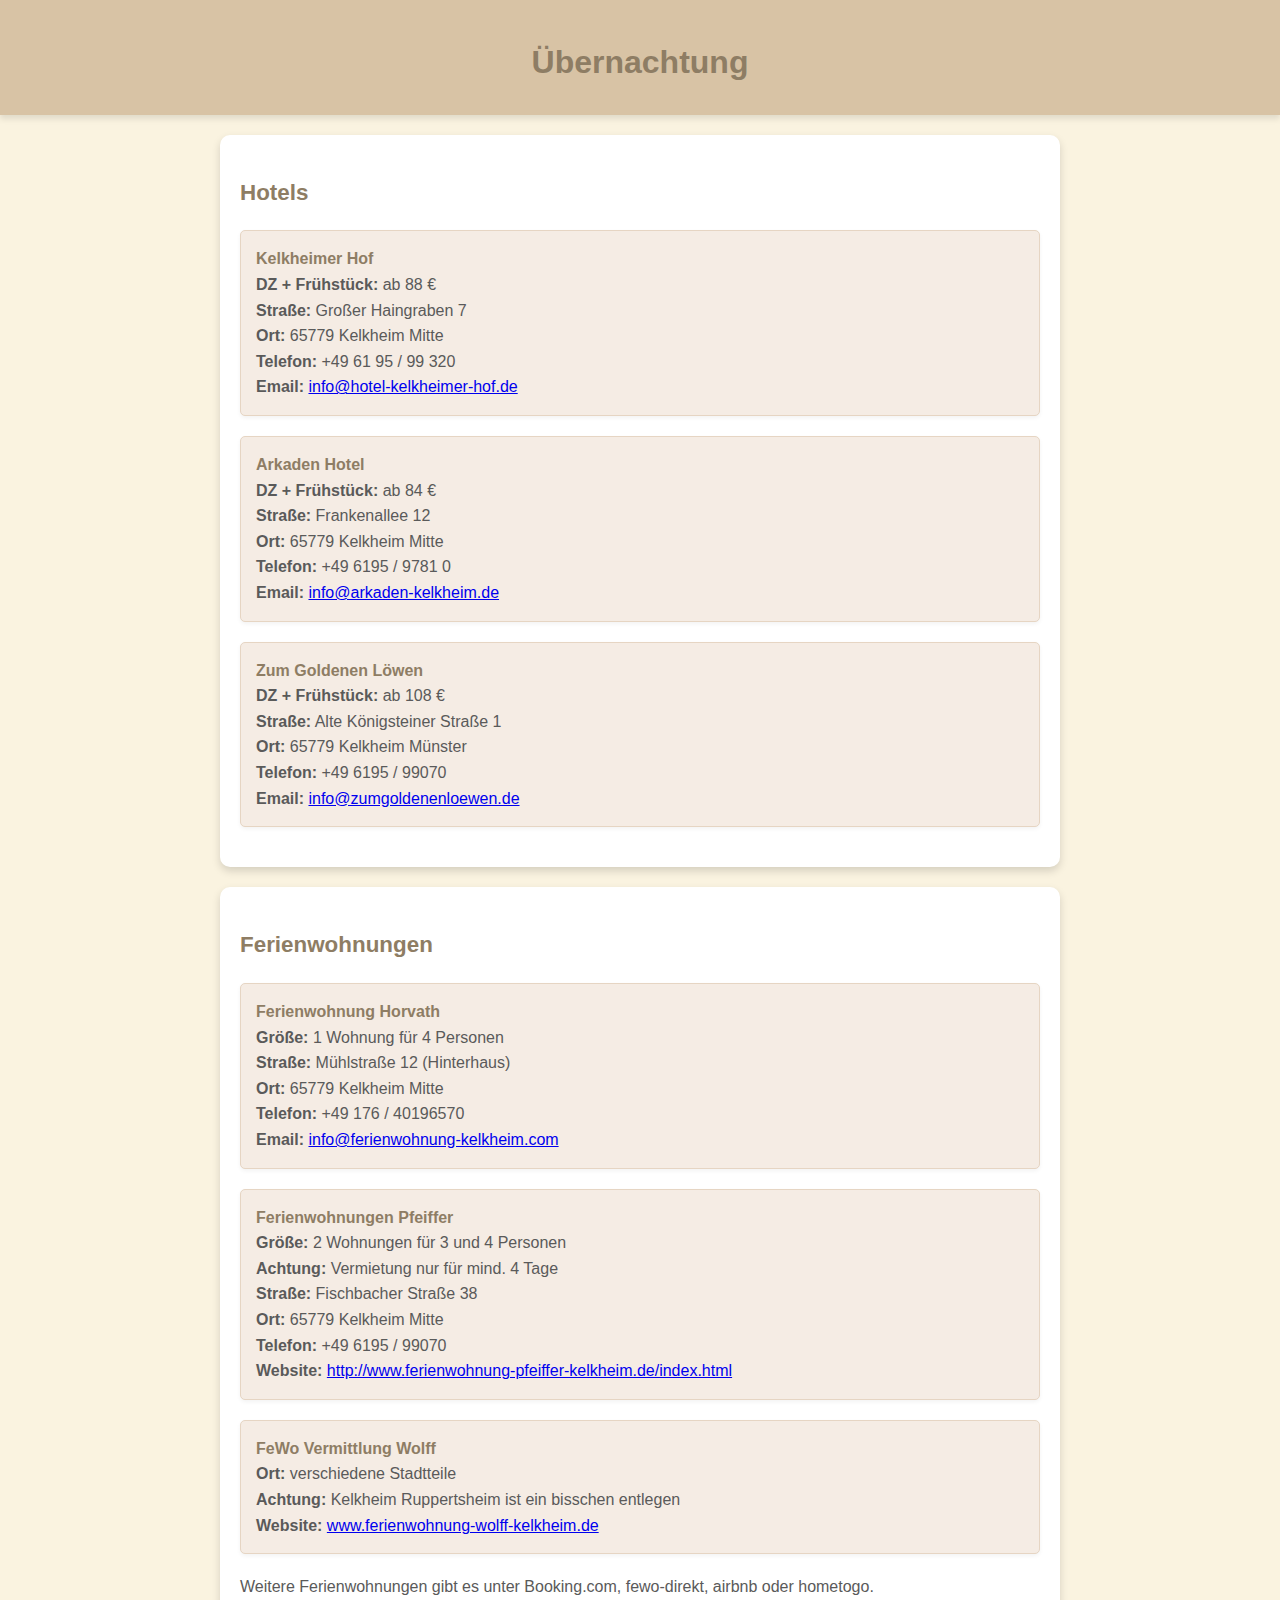
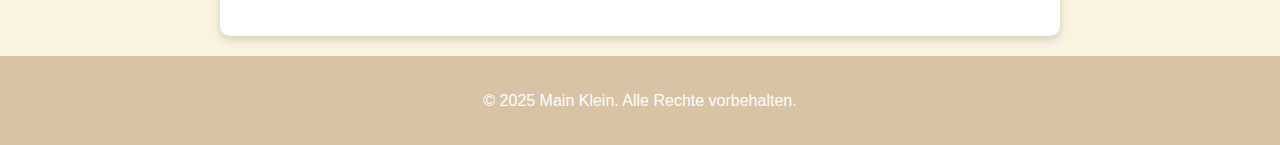
<file: html/hotels.html>
<!DOCTYPE html>
<html lang="de">
<head>
    <meta charset="UTF-8">
    <meta name="viewport" content="width=device-width, initial-scale=1.0">
    <title>Übernachtung</title>
    <link rel="stylesheet" type="text/css" href="../css/list.css"/>
    <link rel="stylesheet" type="text/css" href="../css/common.css"/>
</head>
<body>
    <header>
        <h1>Übernachtung</h1>
    </header>

    <div class="container">
        <h2>Hotels</h2>
        <ul class="list">
            <li>
                <span class="item-h1">Kelkheimer Hof</span><br>
                <span class="item-h2">DZ + Frühstück:</span> ab 88 €<br>
                <span class="item-h2">Straße:</span> Großer Haingraben 7<br>
                <span class="item-h2">Ort:</span> 65779 Kelkheim Mitte<br>
                <span class="item-h2">Telefon:</span> +49 61 95 / 99 320<br>
                <span class="item-h2">Email:</span> <a href="mailto:info@hotel-kelkheimer-hof.de" target="_blank">info@hotel-kelkheimer-hof.de</a><br>
            </li>
            <li>
                <span class="item-h1">Arkaden Hotel</span><br>
                <span class="item-h2">DZ + Frühstück:</span> ab 84 €<br>
                <span class="item-h2">Straße:</span> Frankenallee 12<br>
                <span class="item-h2">Ort:</span> 65779 Kelkheim Mitte<br>
                <span class="item-h2">Telefon:</span> +49 6195 / 9781 0<br>
                <span class="item-h2">Email:</span> <a href="mailto:info@arkaden-kelkheim.de" target="_blank">info@arkaden-kelkheim.de</a><br>
            </li>
            <li>
                <span class="item-h1">Zum Goldenen Löwen</span><br>
                <span class="item-h2">DZ + Frühstück:</span> ab 108 €<br>
                <span class="item-h2">Straße:</span> Alte Königsteiner Straße 1<br>
                <span class="item-h2">Ort:</span> 65779 Kelkheim Münster<br>
                <span class="item-h2">Telefon:</span> +49 6195 / 99070<br>
                <span class="item-h2">Email:</span> <a href="mailto:info@zumgoldenenloewen.de" target="_blank">info@zumgoldenenloewen.de</a><br>
            </li>
        </ul>
    </div>
    <div class="container">
        <h2>Ferienwohnungen</h2>
        <ul class="list">
            <li>
                <span class="item-h1">Ferienwohnung Horvath</span><br>
                <span class="item-h2">Größe:</span> 1 Wohnung für 4 Personen<br>
                <span class="item-h2">Straße:</span> Mühlstraße 12 (Hinterhaus)<br>
                <span class="item-h2">Ort:</span> 65779 Kelkheim Mitte<br>
                <span class="item-h2">Telefon:</span> +49 176 / 40196570<br>
                <span class="item-h2">Email:</span> <a href="mailto:info@ferienwohnung-kelkheim.com" target="_blank">info@ferienwohnung-kelkheim.com</a><br>
            </li>
            <li>
                <span class="item-h1">Ferienwohnungen Pfeiffer</span><br>
                <span class="item-h2">Größe:</span> 2 Wohnungen für 3 und 4 Personen<br>
                <span class="item-h2">Achtung:</span> Vermietung nur für mind. 4 Tage<br>
                <span class="item-h2">Straße:</span> Fischbacher Straße 38<br>
                <span class="item-h2">Ort:</span> 65779 Kelkheim Mitte<br>
                <span class="item-h2">Telefon:</span> +49 6195 / 99070<br>
                <span class="item-h2">Website:</span> <a href="http://www.ferienwohnung-pfeiffer-kelkheim.de/index.html" target="_blank">http://www.ferienwohnung-pfeiffer-kelkheim.de/index.html</a><br>
            </li>
            <li>
                <span class="item-h1">FeWo Vermittlung Wolff</span><br>
                <span class="item-h2">Ort:</span> verschiedene Stadtteile<br>
                <span class="item-h2">Achtung:</span> Kelkheim Ruppertsheim ist ein bisschen entlegen<br>
                <span class="item-h2">Website:</span> <a href="www.ferienwohnung-wolff-kelkheim.de" target="_blank">www.ferienwohnung-wolff-kelkheim.de</a><br>
            </li>
        </ul>
        <p>Weitere Ferienwohnungen gibt es unter Booking.com, fewo-direkt, airbnb oder hometogo.</p>
    </div>

    <footer>
        <p>&copy; 2025 Main Klein. Alle Rechte vorbehalten.</p>
    </footer>
</body>
</html>
</file>
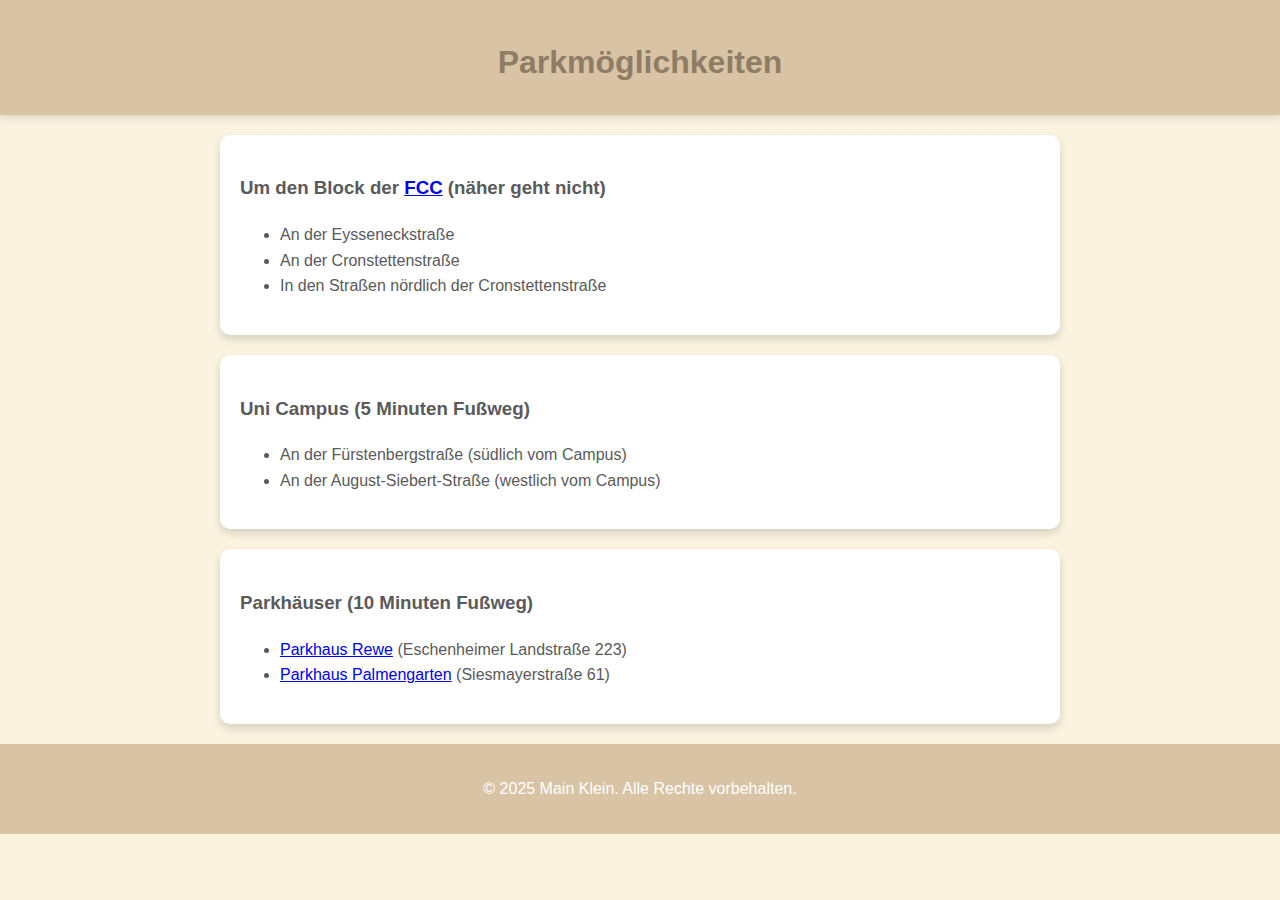
<file: html/parking.html>
<!DOCTYPE html>
<html lang="de">
<head>
    <meta charset="UTF-8">
    <meta name="viewport" content="width=device-width, initial-scale=1.0">
    <title>Parkmöglichkeiten</title>
    <link rel="stylesheet" type="text/css" href="../css/common.css"/>
</head>
<body>
    <header>
        <h1>Parkmöglichkeiten</h1>
    </header>

    <div class="container">
        <h3>Um den Block der <a href="https://maps.app.goo.gl/xEC7cXkesDa1F4Xk6" target="_blank">FCC</a> (näher geht nicht)</h3>
        <ul class="list">
            <li>An der Eysseneckstraße</li>
            <li>An der Cronstettenstraße</li>
            <li>In den Straßen nördlich der Cronstettenstraße</li>
        </ul>
    </div>
    <div class="container">
        <h3>Uni Campus (5 Minuten Fußweg)</h3>
        <ul class="list">
            <li>An der Fürstenbergstraße (südlich vom Campus)</li>
            <li>An der August-Siebert-Straße (westlich vom Campus)</li>
        </ul>
    </div>
    <div class="container">
        <h3>Parkhäuser (10 Minuten Fußweg)</h3>
        <ul class="list">
            <li><a href="https://www.apcoa.de/parken/frankfurt/gruenhof/" target="_blank">Parkhaus Rewe</a> (Eschenheimer Landstraße 223)</li>
            <li><a href="https://parkhausfrankfurt.de/de/parkhaeuser/Ohne-Parkleitsystem/Palmengarten.html" target="_blank">Parkhaus Palmengarten</a> (Siesmayerstraße 61)</li>
        </ul>
    </div>

    <footer>
        <p>&copy; 2025 Main Klein. Alle Rechte vorbehalten.</p>
    </footer>
</body>
</html>
</file>
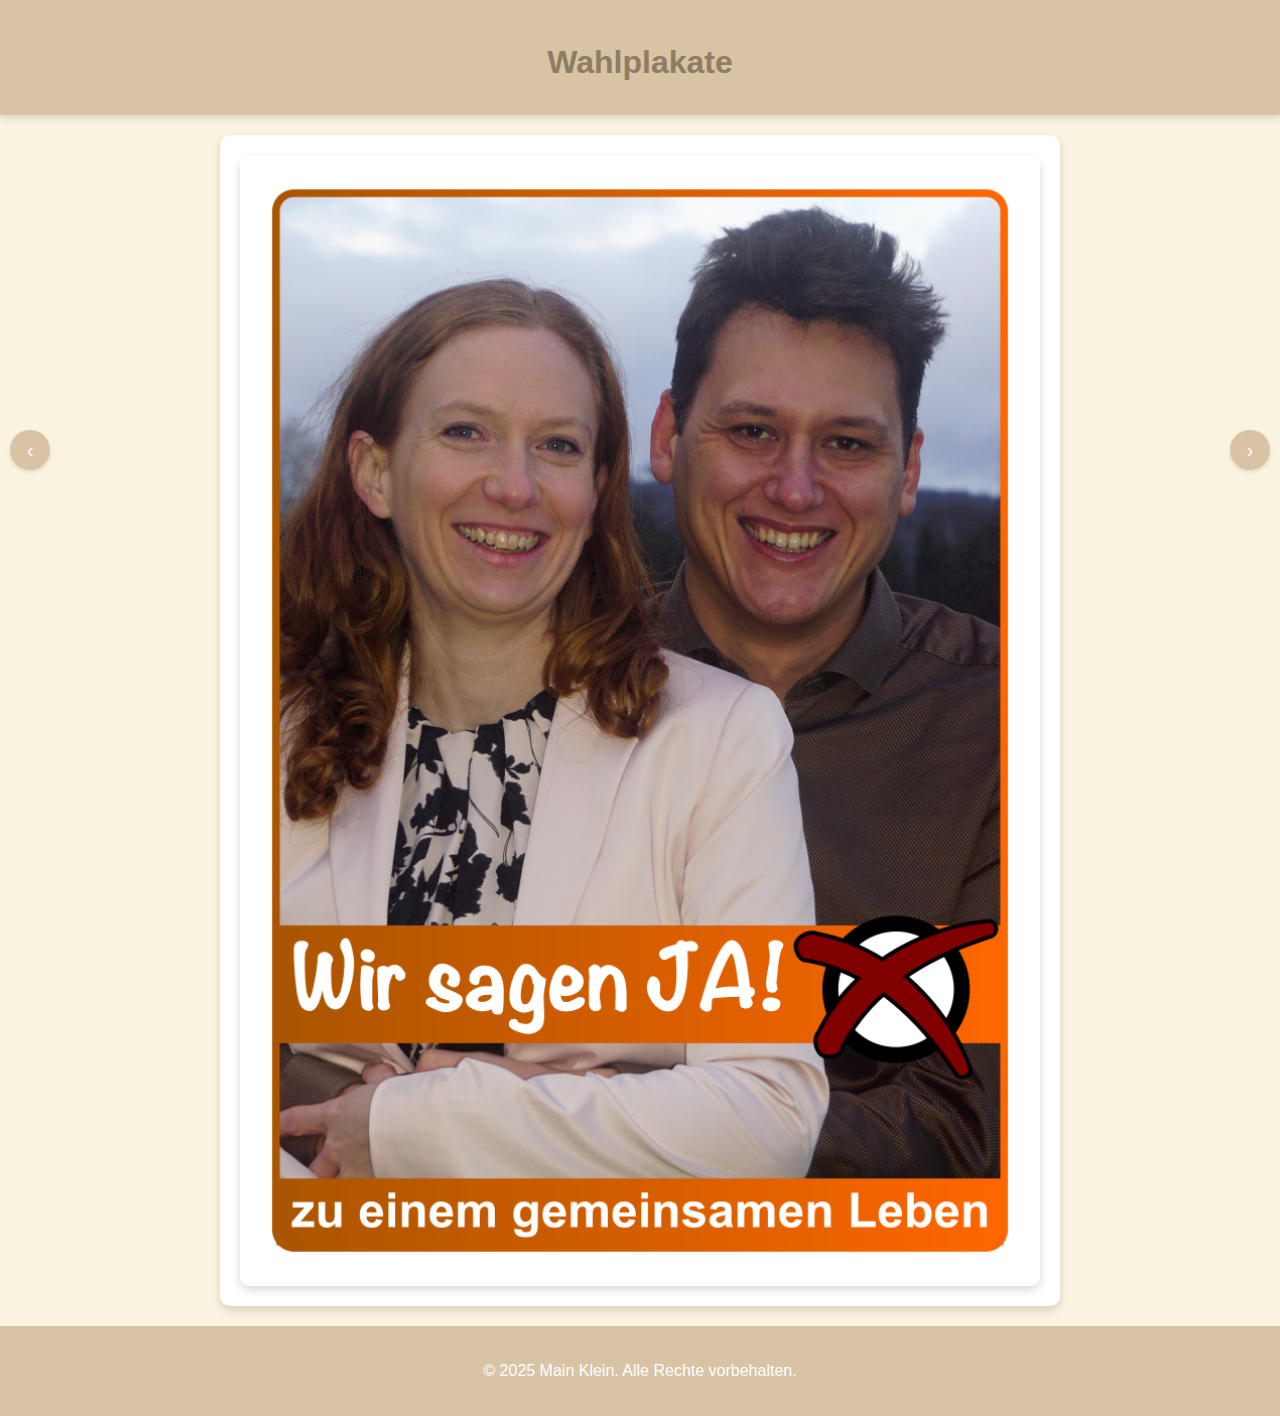
<file: html/poster.html>
<!DOCTYPE html>
<html lang="de">
<head>
    <meta charset="UTF-8">
    <meta name="viewport" content="width=device-width, initial-scale=1.0">
    <title>Wahlplakate</title>
    <link rel="stylesheet" type="text/css" href="../css/carousel.css"/>
    <link rel="stylesheet" type="text/css" href="../css/common.css"/>
</head>
<body>
    <header>
        <h1>Wahlplakate</h1>
    </header>

    <div class="container">
        <div class="carousel">
            <img src="../images/poster/Einladung.png" alt="Wahlplakat Einladung" class="active">
            <img src="../images/poster/Raute.png" alt="Wahlplakat Raute">
            <img src="../images/poster/Klima.png" alt="Wahlplakat Klima">
            <img src="../images/poster/Kontrolle.png" alt="Wahlplakat Kontrolle">
            <img src="../images/poster/Beamtin.png" alt="Wahlplakat Beamtin">
        </div>
        <button class="arrow left">&#8249;</button>
        <button class="arrow right">&#8250;</button>
    </div>

    <footer>
        <p>&copy; 2025 Main Klein. Alle Rechte vorbehalten.</p>
    </footer>

    <script src="../js/carousel.js"></script>
</body>
</html>
</file>
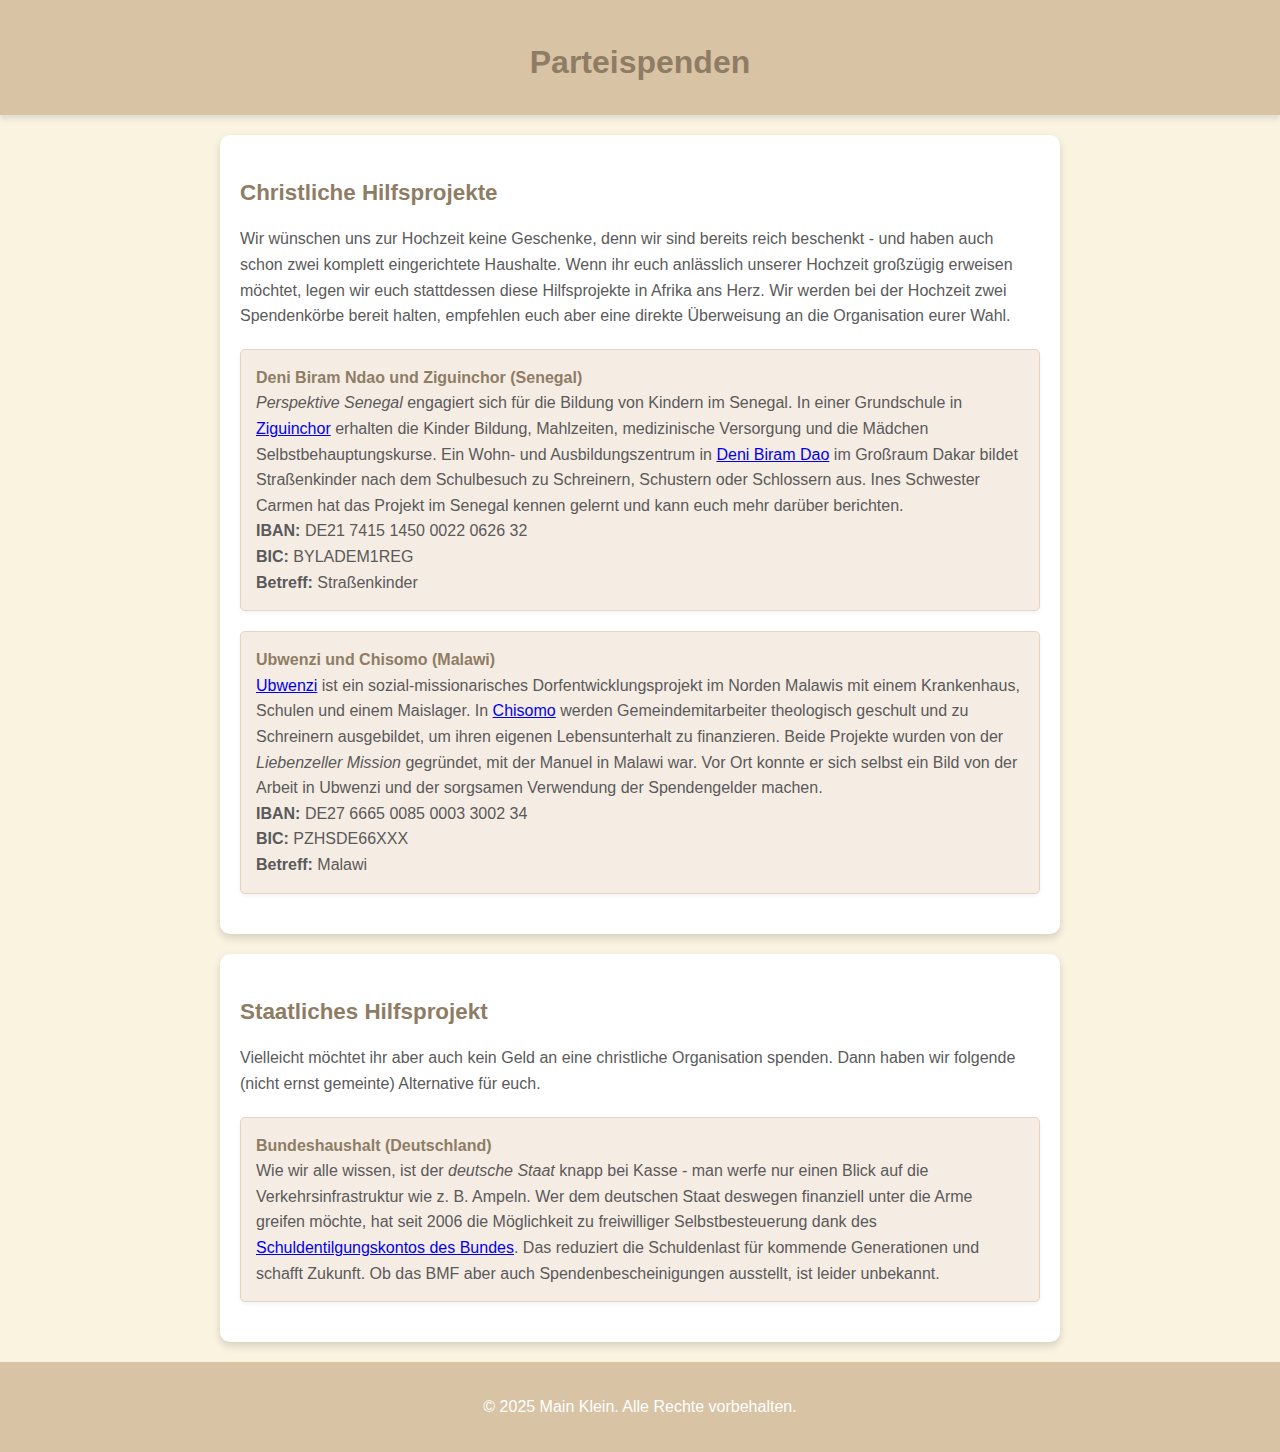
<file: html/presents.html>
<!DOCTYPE html>
<html lang="de">
<head>
    <meta charset="UTF-8">
    <meta name="viewport" content="width=device-width, initial-scale=1.0">
    <title>Parteispenden</title>
    <link rel="stylesheet" type="text/css" href="../css/list.css"/>
    <link rel="stylesheet" type="text/css" href="../css/common.css"/>
</head>
<body>
    <header>
        <h1>Parteispenden</h1>
    </header>

    <div class="container">
        <h2>Christliche Hilfsprojekte</h2>
        <p>
            Wir wünschen uns zur Hochzeit keine Geschenke, denn wir sind bereits reich beschenkt -
            und haben auch schon zwei komplett eingerichtete Haushalte.
            Wenn ihr euch anlässlich unserer Hochzeit großzügig erweisen möchtet,
            legen wir euch stattdessen diese Hilfsprojekte in Afrika ans Herz.
            Wir werden bei der Hochzeit zwei Spendenkörbe bereit halten,
            empfehlen euch aber eine direkte Überweisung an die Organisation eurer Wahl.
        </p>
        <ul class="list">
            <li>
                <span class="item-h1">Deni Biram Ndao und Ziguinchor (Senegal)</span><br>
                <i>Perspektive Senegal</i> engagiert sich für die Bildung von Kindern im Senegal.
                In einer Grundschule in 
                <a href="https://www.perspective-senegal.org/de/projekte/zigunichor">Ziguinchor</a> 
                erhalten die Kinder Bildung, Mahlzeiten, medizinische Versorgung 
                und die Mädchen Selbstbehauptungskurse.
                Ein Wohn- und Ausbildungszentrum in <a href="https://www.perspective-senegal.org/de/projekte/deni-biram-ndao">Deni Biram Dao</a> 
                im Großraum Dakar bildet Straßenkinder 
                nach dem Schulbesuch zu Schreinern, Schustern oder Schlossern aus.
                Ines Schwester Carmen hat das Projekt im Senegal kennen gelernt 
                und kann euch mehr darüber berichten.<br>
                <span class="item-h2">IBAN:</span> DE21 7415 1450 0022 0626 32<br>
                <span class="item-h2">BIC:</span> BYLADEM1REG<br>
                <span class="item-h2">Betreff:</span> Straßenkinder<br>
            </li>
            <li>
                <span class="item-h1">Ubwenzi und Chisomo (Malawi)</span><br>
                <a href="https://www.liebenzell.org/mission/weltweite-projekte/ubwenzi-dorfentwicklungsprojekt-malawi/" target="_blank">Ubwenzi</a> 
                ist ein sozial-missionarisches Dorfentwicklungsprojekt im Norden Malawis
                mit einem Krankenhaus, Schulen und einem Maislager.
                In <a href="https://www.liebenzell.org/mission/weltweite-projekte/chisomo-ausbildungszentrum-malawi/" target="_blank">Chisomo</a> 
                werden Gemeindemitarbeiter theologisch geschult und zu Schreinern ausgebildet, 
                um ihren eigenen Lebensunterhalt zu finanzieren.
                Beide Projekte wurden von der <i>Liebenzeller Mission</i> gegründet,
                mit der Manuel in Malawi war.
                Vor Ort konnte er sich selbst ein Bild von der Arbeit in Ubwenzi 
                und der sorgsamen Verwendung der Spendengelder machen.<br>
                <span class="item-h2">IBAN:</span> DE27 6665 0085 0003 3002 34<br>
                <span class="item-h2">BIC:</span> PZHSDE66XXX<br>
                <span class="item-h2">Betreff:</span> Malawi<br>
            </li>
        </ul>
    </div>

    <div class="container">
        <h2>Staatliches Hilfsprojekt</h2>
        <p>
            Vielleicht möchtet ihr aber auch kein Geld an eine christliche Organisation spenden.
            Dann haben wir folgende (nicht ernst gemeinte) Alternative für euch.
        </p>
        <ul class="list">
            <li>
                <span class="item-h1">Bundeshaushalt (Deutschland)</span><br>
                Wie wir alle wissen, ist der <i>deutsche Staat</i> knapp bei Kasse -
                man werfe nur einen Blick auf die Verkehrsinfrastruktur wie z. B. Ampeln.
                Wer dem deutschen Staat deswegen finanziell unter die Arme greifen möchte, 
                hat seit 2006 die Möglichkeit zu freiwilliger Selbstbesteuerung 
                dank des <a href="https://dserver.bundestag.de/btd/20/014/2001429.pdf" target="_blank">Schuldentilgungskontos des Bundes</a>.
                Das reduziert die Schuldenlast für kommende Generationen und schafft Zukunft.
                Ob das BMF aber auch Spendenbescheinigungen ausstellt, ist leider unbekannt.<br>
                <!--span class="item-h2">IBAN:</span> DE17 8600 0000 0086 0010 30<br>
                <span class="item-h2">BIC:</span> MARKDEF1860<br>
                <span class="item-h2">Betreff:</span> Schuldenabbau<br-->
            </li>
        </ul>
    </div>

    <footer>
        <p>&copy; 2025 Main Klein. Alle Rechte vorbehalten.</p>
    </footer>
</body>
</html>
</file>
<file: css/toc.css>
.table-of-contents {
    list-style: none;
    padding: 0;
}
.table-of-contents li {
    margin: 10px 0;
    padding: 10px;
    border: 1px solid #e6d5c3;
    background: #f5ece4;
    border-radius: 5px;
    box-shadow: 0 2px 4px rgba(0, 0, 0, 0.05);
}
.table-of-contents li a {
    text-decoration: none;
    color: #b08467;
    font-weight: bold;
}
</file>
<file: css/common.css>
body {
    font-family: Arial, sans-serif;
    line-height: 1.6;
    margin: 0;
    padding: 0;
    background-color: #faf3e0;
    color: #5a5a5a;
}
header {
    background-color: #d8c3a5;
    color: #ffffff;
    padding: 1rem 0;
    text-align: center;
    box-shadow: 0 4px 6px rgba(0, 0, 0, 0.1);
}
footer {
    text-align: center;
    padding: 1rem 0;
    background-color: #d8c3a5;
    color: #ffffff;
    margin-top: 20px;
}
.container {
    max-width: 800px;
    width: 80%;
    margin: 20px auto;
    background: #ffffff;
    padding: 20px;
    border-radius: 10px;
    box-shadow: 0 4px 8px rgba(0, 0, 0, 0.15);
}
h1, h2 {
    color: #8e7d64;
    font-weight: bold;
    margin-bottom: 10px;
}
h2 {
    font-size: 1.4rem;
    margin-top: 20px;
}
.highlight {
    background-color: #f5ece4;
    padding: 5px 10px;
    border-radius: 5px;
}
</file>
<file: css/list.css>
.list {
    list-style: none;
    padding: 0;
}
.list li {
    margin: 20px 0;
    padding: 15px;
    border: 1px solid #e6d5c3;
    background: #f5ece4;
    border-radius: 5px;
    box-shadow: 0 2px 4px rgba(0, 0, 0, 0.05);
}
.item {
    margin-bottom: 10px;
}
.item-h1 {
    font-weight: bold;
    color: #8e7d64;
}
.item-h2 {
    font-weight: bold;
}
.item-h3 {
    font-style: italic;
    color: #5a5a5a;
}
</file>
<file: css/article.css>
header {
    background-color: #f5ece4;
    text-align: center;
    padding: 20px 0;
    border-bottom: 2px solid #d8c3a5;
}
header h1 {
    font-family: "Old English Text MT", "Lucida Blackletter", fantasy;
    font-size: 2.5rem;
    color: #8e7d64;
    margin: 0;
}
h2 {
    font-size: 1.8rem;
    color: #8e7d64;
    border-bottom: 2px solid #d8c3a5;
    padding-bottom: 5px;
    margin-bottom: 15px;
}
body {
    font-family: "Times New Roman", Times, serif;
    background-color: #faf3e0;
    color: #333;
    line-height: 1.8;
    margin: 0;
    padding: 0;
    text-align: justify;
}
.author {
    font-style: italic;
    color: #5a5a5a;
}
.quote {
    font-size: 1.2rem;
    font-style: italic;
    border-left: 3px solid #8e7d64;
    padding-left: 15px;
    margin: 20px 0;
    color: #555555;
}
</file>
<file: css/image.css>
.image-container {
    margin: 20px 0;
    text-align: center;
}
.image-container img {
    background-color: #bababa;
    max-width: 100%;
    height: auto;
    border-radius: 8px;
    box-shadow: 0 4px 8px rgba(0, 0, 0, 0.15);
}
.caption {
    font-size: 0.9rem;
    color: #777777;
    margin-top: 10px;
    font-style: italic;
}
</file>
<file: css/disclaimers.css>
body {
    font-family: 'Times New Roman', Times, serif;
    line-height: 1.8;
    margin: 0;
    padding: 0;
    background-color: #faf3e0;
    color: #333333;
}
header {
    background-color: #d8c3a5;
    color: #ffffff;
    padding: 2rem 0;
    text-align: center;
    box-shadow: 0 4px 6px rgba(0, 0, 0, 0.1);
}
.container {
    width: 80%;
    margin: 40px auto;
    background: #ffffff;
    padding: 30px;
    border-radius: 8px;
    box-shadow: 0 4px 8px rgba(0, 0, 0, 0.15);
}
h1, h2 {
    color: #8e7d64;
    font-weight: bold;
}
h2 {
    font-size: 1.4rem;
    margin-top: 20px;
}
p {
    margin-bottom: 20px;
    font-size: 1.1rem;
    text-align: justify;
}
footer {
    text-align: center;
    padding: 1rem 0;
    background-color: #d8c3a5;
    color: #ffffff;
    margin-top: 40px;
}
.highlight {
    background-color: #f5ece4;
    padding: 5px 10px;
    border-radius: 5px;
}
</file>
<file: css/carousel.css>
.carousel {
    position: relative;
    width: 100%;
    height: 100%;
    overflow: hidden;
    border-radius: 10px;
    box-shadow: 0 4px 8px rgba(0, 0, 0, 0.15);
    background: #ffffff;
}
.carousel img {
    width: 100%;
    height: 100%;
    object-fit: cover;
    display: none;
}
.carousel img.active {
    display: block;
}
.arrow {
    position: absolute;
    top: 50%;
    transform: translateY(-50%);
    background-color: #d8c3a5;
    color: #ffffff;
    border: none;
    border-radius: 50%;
    width: 40px;
    height: 40px;
    font-size: 20px;
    cursor: pointer;
    box-shadow: 0 2px 4px rgba(0, 0, 0, 0.1);
}
.arrow:hover {
    background-color: #b08467;
}
.arrow.left {
    left: 10px;
}
.arrow.right {
    right: 10px;
}
</file>
